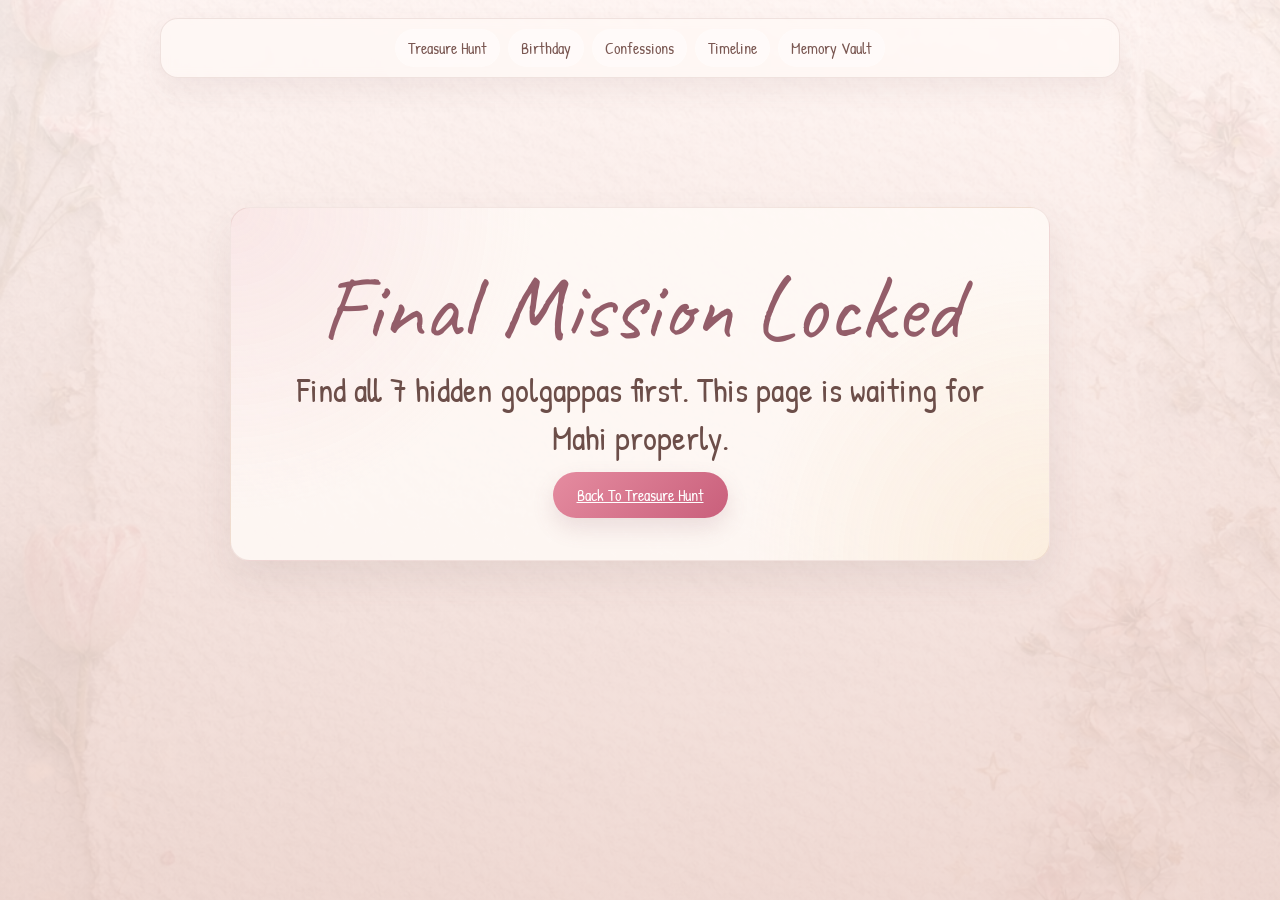
<file: final-mission/index.html>
<!DOCTYPE html>
<html lang="en">
<head>
  <meta charset="UTF-8">
  <meta name="viewport" content="width=device-width, initial-scale=1.0">
  <title>Final Mission</title>
  <link rel="preconnect" href="https://fonts.googleapis.com">
  <link rel="preconnect" href="https://fonts.gstatic.com" crossorigin>
  <link href="https://fonts.googleapis.com/css2?family=Caveat:wght@500;600;700&family=Patrick+Hand&display=swap" rel="stylesheet">
  <link rel="stylesheet" href="../shared/new-pages.css">
  <link rel="stylesheet" href="../shared/treasure-hunt.css">
  <style>
    .mission-screen {
      display: none;
      min-height: 62vh;
      place-items: center;
      text-align: center;
    }

    .mission-screen.active {
      display: grid;
      animation: softReveal .55s ease;
    }

    .mission-card {
      width: min(100%, 820px);
      margin: 18px auto 0;
      padding: clamp(24px, 5vw, 54px);
      border-radius: 20px;
      background:
        radial-gradient(circle at top left, rgba(231, 169, 180, 0.22), transparent 34%),
        radial-gradient(circle at bottom right, rgba(242, 209, 155, 0.24), transparent 34%),
        rgba(255, 250, 247, 0.82);
      border: 1px solid rgba(190, 139, 133, 0.18);
      box-shadow: 0 18px 38px rgba(112, 75, 75, 0.10);
    }

    .mission-title {
      font-family: "Caveat", cursive;
      font-size: clamp(46px, 8vw, 92px);
      color: #935d69;
      line-height: 1;
      margin: 0 0 12px;
    }

    .mission-copy {
      font-size: clamp(22px, 3vw, 34px);
      line-height: 1.42;
      color: #6c4e49;
    }

    .quiz-grid {
      display: grid;
      grid-template-columns: repeat(2, minmax(0, 1fr));
      gap: 10px;
      margin: 16px 0 22px;
      text-align: left;
    }

    .quiz-option {
      display: flex;
      gap: 10px;
      align-items: center;
      padding: 13px 14px;
      border-radius: 14px;
      background: rgba(255,255,255,0.66);
      border: 1px solid rgba(190, 139, 133, 0.15);
      font-size: clamp(18px, 2vw, 24px);
    }

    .quiz-option input {
      width: 19px;
      height: 19px;
      accent-color: #c95f7b;
    }

    .loading-lines {
      display: grid;
      gap: 8px;
      margin: 18px 0;
      font-size: clamp(25px, 4vw, 42px);
      font-family: "Caveat", cursive;
    }

    .progress-track {
      width: min(100%, 460px);
      height: 14px;
      margin: 18px auto 0;
      overflow: hidden;
      border-radius: 999px;
      background: rgba(255,255,255,0.68);
    }

    .progress-fill {
      height: 100%;
      width: 0;
      border-radius: inherit;
      background: linear-gradient(135deg, #e58ca0, #c95f7b);
      animation: loadFill 3s ease forwards;
    }

    @keyframes loadFill {
      to { width: 100%; }
    }

    .reveal-line {
      min-height: 1.35em;
      font-family: "Caveat", cursive;
      font-size: clamp(36px, 7vw, 78px);
      line-height: 1.08;
      color: #704f4a;
      opacity: 0;
      transform: translateY(10px);
    }

    .reveal-line.show {
      animation: softReveal .55s ease forwards;
    }

    .proposal-text {
      white-space: pre-line;
      font-family: "Caveat", cursive;
      font-size: clamp(30px, 5vw, 58px);
      line-height: 1.22;
      color: #6c4e49;
    }

    .proposal-question {
      display: none;
      margin-top: 20px;
      font-family: "Caveat", cursive;
      font-size: clamp(42px, 8vw, 88px);
      line-height: 1;
      color: #b05f77;
      animation: heartPulse .95s ease-in-out infinite alternate;
    }

    .proposal-question.show {
      display: block;
    }

    @keyframes heartPulse {
      to { transform: scale(1.035); }
    }

    .answer-buttons {
      position: relative;
      min-height: 92px;
      display: none;
      justify-content: center;
      align-items: center;
      gap: 12px;
      flex-wrap: wrap;
      margin-top: 18px;
    }

    .answer-buttons.show {
      display: flex;
    }

    .no-btn {
      position: relative;
    }

    .success-status {
      margin-top: 20px;
      padding: 16px;
      border-radius: 16px;
      background: rgba(255,255,255,0.62);
      font-size: clamp(22px, 3vw, 32px);
    }

    .secret-message {
      display: none;
      margin-top: 18px;
      font-family: "Caveat", cursive;
      font-size: clamp(30px, 5vw, 58px);
      line-height: 1.2;
      color: #935d69;
      white-space: pre-line;
    }

    .secret-message.show {
      display: block;
      animation: softReveal .7s ease;
    }

    .mission-confetti {
      position: fixed;
      top: -20px;
      z-index: 60000;
      pointer-events: none;
      animation: missionFall linear forwards;
    }

    @keyframes missionFall {
      to {
        transform: translateY(115vh) rotate(420deg);
        opacity: .92;
      }
    }

    @media (max-width: 680px) {
      .quiz-grid {
        grid-template-columns: 1fr;
      }
    }
  </style>
</head>
<body>
  <main class="love-page">
    <div class="love-wrap">
      <nav class="love-nav" aria-label="Mahi pages">
        <a href="../treasure-hunt/">Treasure Hunt</a>
        <a href="../index.html">Birthday</a>
        <a href="../things-i-never-said/">Confessions</a>
        <a href="../our-timeline/">Timeline</a>
        <a href="../memory-vault/">Memory Vault</a>
      </nav>

      <section class="mission-screen active" id="lockedScreen">
        <div class="mission-card">
          <div class="mission-title">Final Mission Locked</div>
          <div class="mission-copy">Find all 7 hidden golgappas first. This page is waiting for Mahi properly.</div>
          <br>
          <a class="soft-btn" href="../treasure-hunt/">Back To Treasure Hunt</a>
        </div>
      </section>

      <section class="mission-screen" id="introScreen">
        <div class="mission-card">
          <div class="mission-title">&#127942; Congratulations Mahi!</div>
          <div class="mission-copy">You found every clue.<br>One final challenge remains.</div>
          <br>
          <button class="soft-btn" id="beginMission">Begin Final Mission</button>
        </div>
      </section>

      <section class="mission-screen" id="quizScreen">
        <div class="mission-card">
          <div class="mission-title">Build Your Perfect Boy</div>
          <h2>What should he do?</h2>
          <div class="quiz-grid">
            <label class="quiz-option"><input type="checkbox"> Listen to your random stories</label>
            <label class="quiz-option"><input type="checkbox"> Appreciate every fit check</label>
            <label class="quiz-option"><input type="checkbox"> Remember important dates</label>
            <label class="quiz-option"><input type="checkbox"> Send cute messages</label>
            <label class="quiz-option"><input type="checkbox"> Love you endlessly</label>
          </div>
          <h2>Special Skills</h2>
          <div class="quiz-grid">
            <label class="quiz-option"><input type="checkbox"> Makes websites for you</label>
            <label class="quiz-option"><input type="checkbox"> Gets emotional over 7 June, 5:48 AM</label>
            <label class="quiz-option"><input type="checkbox"> Thinks you're cute when angry</label>
            <label class="quiz-option"><input type="checkbox"> Loves cheesecake and rasgulla gifts</label>
            <label class="quiz-option"><input type="checkbox"> Loves Mahi</label>
          </div>
          <button class="soft-btn" id="analyzeResults">Analyze Results</button>
        </div>
      </section>

      <section class="mission-screen" id="loadingScreen">
        <div class="mission-card">
          <div class="loading-lines">
            <span>Analyzing...</span>
            <span>Searching...</span>
            <span>Calculating...</span>
          </div>
          <div class="progress-track"><div class="progress-fill"></div></div>
        </div>
      </section>

      <section class="mission-screen" id="matchScreen">
        <div class="mission-card">
          <div class="mission-title">100% Match Found</div>
          <div class="mission-copy">Name:<br><strong>Satyam</strong><br><br>Status:<br>Completely in love with Mahi &#10084;</div>
          <br>
          <button class="soft-btn" id="continueReveal">Continue</button>
        </div>
      </section>

      <section class="mission-screen" id="revealScreen">
        <div class="mission-card">
          <div class="reveal-line" id="revealLine"></div>
        </div>
      </section>

      <section class="mission-screen" id="proposalScreen">
        <div class="mission-card">
          <div class="proposal-text">Mahi,

You became one of my favourite parts of every day.

You make ordinary days feel special.

You make me smile without trying.

You make me look forward to tomorrow.

And honestly...

I don't want this website to be the only memory we create together.</div>
          <div class="proposal-question" id="proposalQuestion">Will you officially be my girlfriend?</div>
          <div class="answer-buttons" id="answerButtons">
            <button class="soft-btn" id="yesBtn">YES &#10084;</button>
            <button class="soft-btn gold-btn no-btn" id="noBtn">NO</button>
          </div>
        </div>
      </section>

      <section class="mission-screen" id="successScreen">
        <div class="mission-card">
          <div class="mission-title">YAYYYYY &#10084;</div>
          <div class="mission-copy">Mission Successful</div>
          <div class="success-status">Objective Updated:<br>Take care of Mahi forever.</div>
          <div class="success-status" id="relationshipStatus"></div>
          <div class="secret-message" id="secretMessage">You know what's funny?

The treasure wasn't hidden in the website.

It was the girl searching for it. &#10084;</div>
        </div>
      </section>
    </div>
  </main>

  <script src="../shared/treasure-hunt.js"></script>
  <script>
    const screens = {
      locked: document.getElementById("lockedScreen"),
      intro: document.getElementById("introScreen"),
      quiz: document.getElementById("quizScreen"),
      loading: document.getElementById("loadingScreen"),
      match: document.getElementById("matchScreen"),
      reveal: document.getElementById("revealScreen"),
      proposal: document.getElementById("proposalScreen"),
      success: document.getElementById("successScreen")
    };

    const revealLines = [
      "Mahi...",
      "Every clue led here.",
      "Every page.",
      "Every memory.",
      "Every little surprise.",
      "Because there was something I wanted to ask you."
    ];

    function showScreen(name) {
      Object.values(screens).forEach((screen) => screen.classList.remove("active"));
      screens[name].classList.add("active");
      window.scrollTo({ top: 0, behavior: "smooth" });
    }

    function startIfUnlocked() {
      if (isTreasureComplete()) {
        showScreen("intro");
      } else {
        showScreen("locked");
      }
    }

    function runLoading() {
      showScreen("loading");
      setTimeout(() => showScreen("match"), 3100);
    }

    async function runReveal() {
      showScreen("reveal");
      const target = document.getElementById("revealLine");
      for (const line of revealLines) {
        target.classList.remove("show");
        await wait(260);
        target.textContent = line;
        target.classList.add("show");
        await wait(1150);
      }
      showScreen("proposal");
      setTimeout(() => {
        document.getElementById("proposalQuestion").classList.add("show");
        document.getElementById("answerButtons").classList.add("show");
      }, 900);
    }

    function wait(ms) {
      return new Promise((resolve) => setTimeout(resolve, ms));
    }

    function moveNoButton() {
      const button = document.getElementById("noBtn");
      button.textContent = "Nice try";
      button.style.position = "relative";
      button.style.left = `${Math.floor(Math.random() * 140) - 70}px`;
      button.style.top = `${Math.floor(Math.random() * 80) - 40}px`;
    }

    function launchMissionConfetti() {
      const items = ["&#10084;", "&#10048;", "&#10047;", "&#10024;", "&#9829;"];
      for (let i = 0; i < 70; i++) {
        const piece = document.createElement("div");
        piece.className = "mission-confetti";
        piece.innerHTML = items[Math.floor(Math.random() * items.length)];
        piece.style.left = Math.random() * 100 + "vw";
        piece.style.fontSize = 18 + Math.random() * 20 + "px";
        piece.style.animationDuration = 2.2 + Math.random() * 2.8 + "s";
        document.body.appendChild(piece);
        setTimeout(() => piece.remove(), 5600);
      }
    }

    function acceptProposal() {
      const acceptedAt = new Date();
      localStorage.setItem(ACCEPTANCE_KEY, JSON.stringify({
        accepted: true,
        date: acceptedAt.toLocaleDateString(),
        time: acceptedAt.toLocaleTimeString()
      }));

      launchMissionConfetti();
      showScreen("success");
      document.getElementById("relationshipStatus").innerHTML =
        `Relationship Status:<br>Mahi Said YES &#10084;<br><br>Date: ${acceptedAt.toLocaleDateString()}<br>Time: ${acceptedAt.toLocaleTimeString()}`;

      setTimeout(() => {
        document.getElementById("secretMessage").classList.add("show");
      }, 10000);
    }

    document.getElementById("beginMission").addEventListener("click", () => showScreen("quiz"));
    document.getElementById("analyzeResults").addEventListener("click", runLoading);
    document.getElementById("continueReveal").addEventListener("click", runReveal);
    document.getElementById("yesBtn").addEventListener("click", acceptProposal);
    document.getElementById("noBtn").addEventListener("mouseenter", moveNoButton);
    document.getElementById("noBtn").addEventListener("touchstart", (event) => {
      event.preventDefault();
      moveNoButton();
    }, { passive: false });
    document.getElementById("noBtn").addEventListener("click", moveNoButton);

    startIfUnlocked();
  </script>
</body>
</html>
</file>
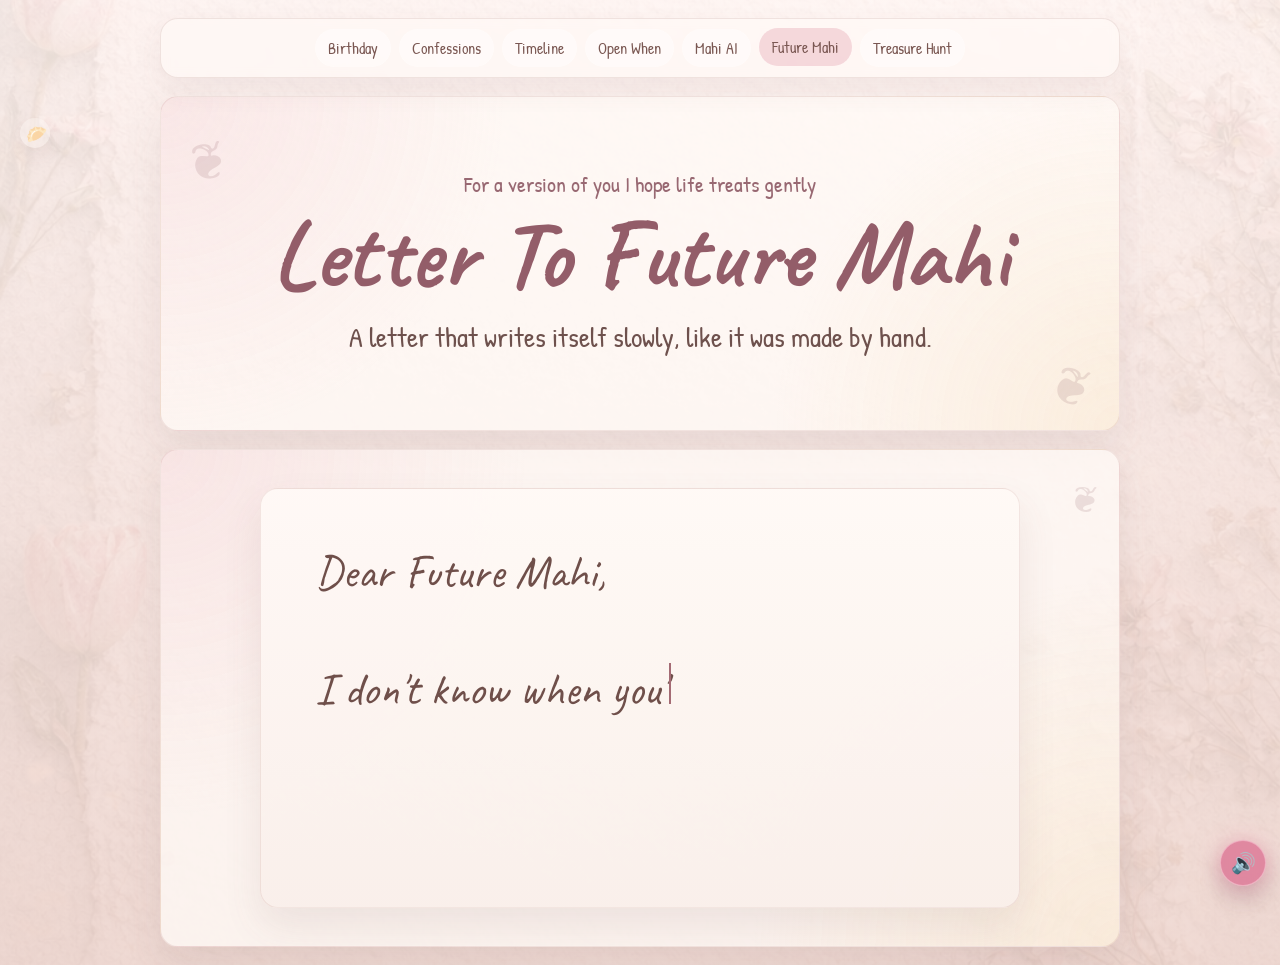
<file: future-mahi/index.html>
<!DOCTYPE html>
<html lang="en">
<head>
  <meta charset="UTF-8">
  <meta name="viewport" content="width=device-width, initial-scale=1.0">
  <title>Letter To Future Mahi</title>
  <link rel="preconnect" href="https://fonts.googleapis.com">
  <link rel="preconnect" href="https://fonts.gstatic.com" crossorigin>
  <link href="https://fonts.googleapis.com/css2?family=Caveat:wght@500;600;700&family=Patrick+Hand&display=swap" rel="stylesheet">
  <link rel="stylesheet" href="../shared/new-pages.css">
  <link rel="stylesheet" href="../shared/treasure-hunt.css">
</head>
<body>
  <main class="love-page">
    <div class="love-wrap">
      <nav class="love-nav" aria-label="Mahi pages">
        <a href="../index.html">Birthday</a>
        <a href="../things-i-never-said/">Confessions</a>
        <a href="../our-timeline/">Timeline</a>
        <a href="../open-when/">Open When</a>
        <a href="../mahi-ai/">Mahi AI</a>
        <a class="active" href="../future-mahi/">Future Mahi</a>
        <a href="../treasure-hunt/">Treasure Hunt</a>
      </nav>

      <section class="love-hero">
        <div>
          <p class="eyebrow">For a version of you I hope life treats gently</p>
          <h1>Letter To Future Mahi</h1>
          <p class="hero-copy">A letter that writes itself slowly, like it was made by hand.</p>
        </div>
      </section>

      <section class="love-card">
        <div class="future-letter" data-future-letter></div>
      </section>
    </div>
  </main>
  <button class="treasure-heart pos-future" data-treasure-heart="future-mahi" aria-label="Hidden golgappa">&#129375;</button>
  <script src="../shared/new-pages.js"></script>
  <script src="../shared/treasure-hunt.js"></script>
  <script src="../shared/music-manager.js"></script>
</body>
</html>
</file>
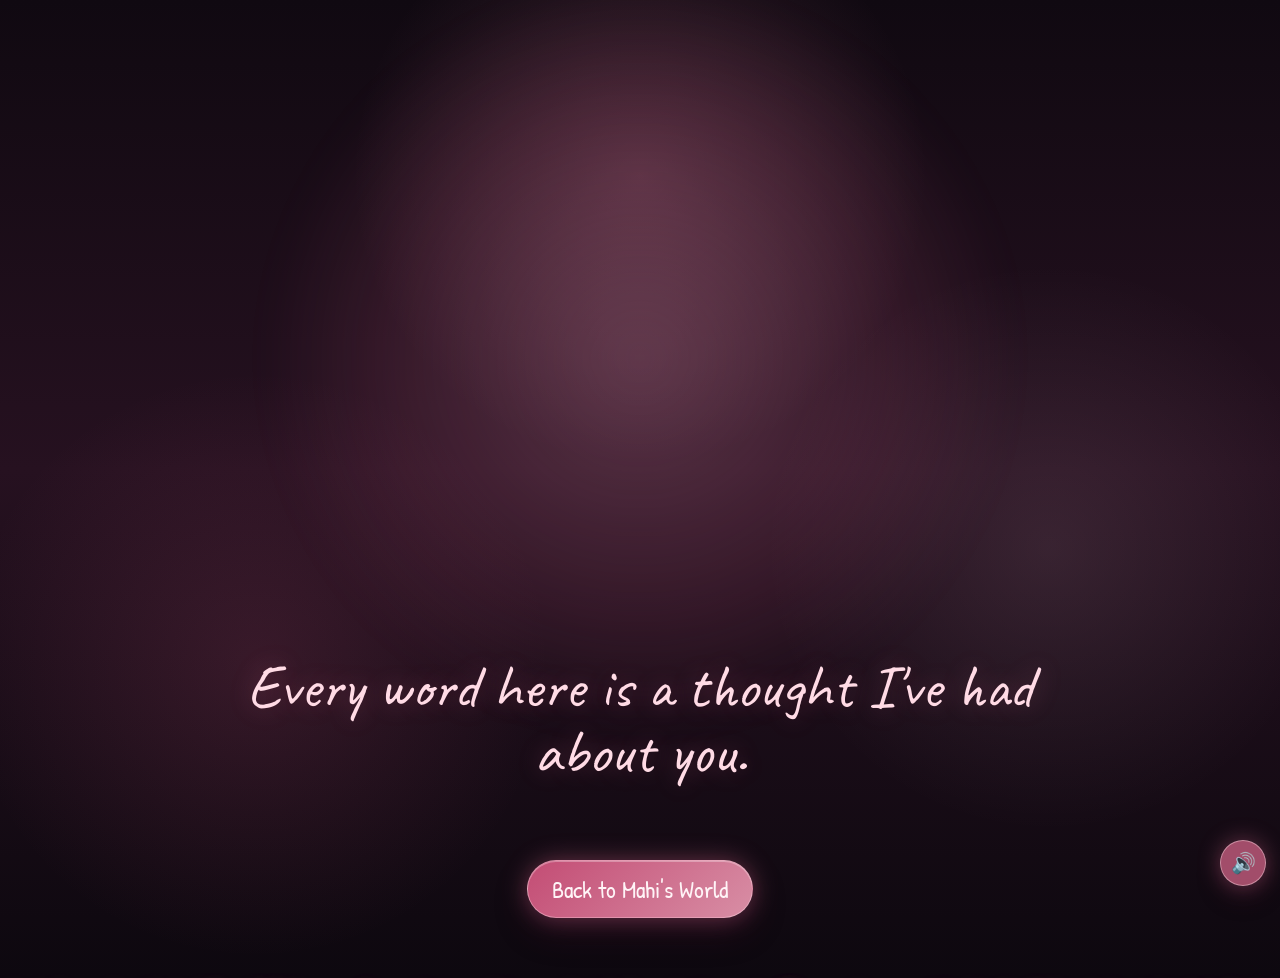
<file: love-heart/index.html>
<!DOCTYPE html>
<html lang="en">
<head>
  <meta charset="UTF-8">
  <meta name="viewport" content="width=device-width, initial-scale=1.0">
  <title>Love Heart For Mahi</title>
  <link rel="preconnect" href="https://fonts.googleapis.com">
  <link rel="preconnect" href="https://fonts.gstatic.com" crossorigin>
  <link href="https://fonts.googleapis.com/css2?family=Caveat:wght@600;700&family=Patrick+Hand&display=swap" rel="stylesheet">
  <style>
    * {
      box-sizing: border-box;
    }

    body {
      margin: 0;
      min-height: 100vh;
      overflow: hidden;
      color: #ffe8ef;
      font-family: "Patrick Hand", cursive;
      background:
        radial-gradient(circle at 50% 18%, rgba(255, 146, 181, 0.20), transparent 28%),
        radial-gradient(circle at 20% 68%, rgba(223, 96, 138, 0.14), transparent 24%),
        radial-gradient(circle at 82% 56%, rgba(255, 205, 223, 0.10), transparent 24%),
        linear-gradient(180deg, #100911 0%, #261120 48%, #0d080f 100%);
    }

    .page {
      position: relative;
      min-height: 100vh;
      display: grid;
      grid-template-rows: 1fr auto;
      padding: clamp(18px, 4vw, 42px);
      isolation: isolate;
    }

    .page::before {
      content: "";
      position: fixed;
      inset: auto 50% 18%;
      width: min(92vw, 760px);
      height: min(92vw, 760px);
      transform: translateX(-50%);
      border-radius: 50%;
      background: radial-gradient(circle, rgba(255, 163, 195, 0.24), rgba(255, 120, 166, 0.10) 46%, transparent 70%);
      filter: blur(18px);
      z-index: -1;
    }

    .heart-stage {
      position: relative;
      width: min(96vw, 980px);
      height: min(68vh, 650px);
      margin: auto;
    }

    .word {
      position: absolute;
      left: 50%;
      top: 50%;
      opacity: 0;
      color: rgba(255, 223, 232, 0.92);
      font-size: var(--size);
      white-space: nowrap;
      text-shadow:
        0 0 10px rgba(255, 134, 174, 0.70),
        0 0 22px rgba(255, 134, 174, 0.35);
      transform: translate(-50%, -50%) scale(.35);
      animation: formHeart var(--duration) ease-in-out infinite;
      animation-delay: var(--delay);
      will-change: transform, opacity;
    }

    .word.strong {
      color: #ffd3df;
      text-shadow:
        0 0 14px rgba(255, 170, 200, 0.92),
        0 0 34px rgba(255, 107, 156, 0.48);
    }

    .copy {
      position: relative;
      z-index: 4;
      max-width: 860px;
      margin: 0 auto;
      text-align: center;
      padding-bottom: clamp(8px, 2vw, 18px);
    }

    .line {
      margin: 0;
      color: #ffdbe5;
      font-family: "Caveat", cursive;
      font-size: clamp(31px, 5vw, 62px);
      line-height: 1.05;
      text-shadow: 0 0 24px rgba(255, 124, 164, 0.26);
    }

    .secret {
      margin: 10px 0 0;
      opacity: 0;
      color: rgba(255, 232, 238, 0.88);
      font-size: clamp(22px, 3vw, 34px);
      transform: translateY(12px);
      transition: opacity .85s ease, transform .85s ease;
    }

    .secret.show {
      opacity: 1;
      transform: translateY(0);
    }

    .back-button {
      display: inline-flex;
      align-items: center;
      justify-content: center;
      margin-top: 20px;
      padding: 12px 24px;
      border: 1px solid rgba(255, 218, 228, 0.42);
      border-radius: 999px;
      color: #fff4f7;
      text-decoration: none;
      background: linear-gradient(135deg, rgba(220, 86, 130, 0.88), rgba(255, 168, 194, 0.84));
      box-shadow:
        0 0 24px rgba(255, 127, 166, 0.34),
        0 14px 34px rgba(77, 20, 45, 0.26),
        inset 0 1px 0 rgba(255,255,255,0.30);
      font-size: clamp(18px, 2.2vw, 24px);
      transition: transform .22s ease, box-shadow .22s ease, filter .22s ease;
    }

    .back-button:hover {
      transform: translateY(-3px) scale(1.03);
      filter: brightness(1.06);
      box-shadow:
        0 0 34px rgba(255, 127, 166, 0.48),
        0 18px 38px rgba(77, 20, 45, 0.30),
        inset 0 1px 0 rgba(255,255,255,0.38);
    }

    .particle {
      position: fixed;
      left: var(--left);
      top: 110vh;
      width: var(--size);
      height: var(--size);
      border-radius: 50%;
      background: rgba(255, 192, 212, 0.76);
      box-shadow: 0 0 16px rgba(255, 151, 184, 0.70);
      animation: floatParticle var(--duration) linear infinite;
      animation-delay: var(--delay);
      pointer-events: none;
      z-index: 1;
    }

    @keyframes formHeart {
      0% {
        opacity: 0;
        transform: translate(var(--start-x), var(--start-y)) scale(.35) rotate(var(--start-rot));
      }
      18%, 68% {
        opacity: var(--opacity);
        transform: translate(var(--x), var(--y)) scale(1) rotate(var(--rot));
      }
      100% {
        opacity: 0;
        transform: translate(var(--end-x), var(--end-y)) scale(.45) rotate(var(--end-rot));
      }
    }

    @keyframes floatParticle {
      to {
        transform: translate3d(var(--drift), -125vh, 0);
        opacity: 0;
      }
    }

    @media (max-width: 768px) {
      body {
        overflow: hidden;
      }

      .page {
        min-height: 100svh;
        grid-template-rows: minmax(0, 1fr) auto;
        padding: 12px 14px 14px;
      }

      .heart-stage {
        width: min(92vw, 430px);
        height: clamp(300px, 50svh, 430px);
        margin: auto auto 14px;
      }

      .word {
        font-size: calc(var(--size) * .48);
      }

      .copy {
        max-width: 94vw;
        padding-bottom: 0;
      }

      .line {
        font-size: clamp(27px, 8.2vw, 38px);
        line-height: 1.02;
      }

      .secret {
        margin-top: 7px;
        font-size: clamp(18px, 5.2vw, 24px);
        line-height: 1.05;
      }

      .back-button {
        margin-top: 12px;
        padding: 10px 20px;
        font-size: clamp(17px, 5vw, 21px);
      }
    }

    @media (max-width: 768px) and (max-height: 700px) {
      .page {
        padding: 10px 12px 12px;
      }

      .heart-stage {
        height: clamp(250px, 44svh, 330px);
        margin-bottom: 10px;
      }

      .word {
        font-size: calc(var(--size) * .42);
      }

      .line {
        font-size: clamp(24px, 7.4vw, 33px);
      }

      .secret {
        font-size: clamp(17px, 4.8vw, 22px);
      }

      .back-button {
        margin-top: 9px;
        padding: 9px 18px;
      }
    }
  </style>
</head>
<body>
  <main class="page">
    <section class="heart-stage" id="heartStage" aria-label="Animated love words forming a heart"></section>

    <section class="copy" aria-live="polite">
      <p class="line">Every word here is a thought I've had about you.</p>
      <p class="secret" id="secretLine">And there are still more I haven't found words for &#10084;</p>
      <a class="back-button" href="../index.html">Back to Mahi's World</a>
    </section>
  </main>

  <script>
    const stage = document.getElementById("heartStage");
    const phrases = [
      "Mahi &#10084;",
      "I love you",
      "My favorite person",
      "Forever us",
      "Miss you",
      "Lucky to have you"
    ];

    const points = [];
    const totalWords = 230;

    for (let i = 0; i < totalWords; i++) {
      const t = (Math.PI * 2 * i) / totalWords;
      const x = 16 * Math.pow(Math.sin(t), 3);
      const y = 13 * Math.cos(t) - 5 * Math.cos(2 * t) - 2 * Math.cos(3 * t) - Math.cos(4 * t);
      points.push({ x, y });
    }

    points.sort(() => Math.random() - 0.5);

    points.forEach((point, index) => {
      const word = document.createElement("span");
      const phrase = phrases[Math.floor(Math.random() * phrases.length)];
      const size = 14 + Math.random() * 12;
      const scale = Math.min(stage.clientWidth, stage.clientHeight) / 36;
      const x = point.x * scale;
      const y = -point.y * scale;
      const startX = -stage.clientWidth / 2 + Math.random() * stage.clientWidth;
      const startY = -stage.clientHeight / 2 + Math.random() * stage.clientHeight;
      const endX = -stage.clientWidth / 2 + Math.random() * stage.clientWidth;
      const endY = -stage.clientHeight / 2 + Math.random() * stage.clientHeight;

      word.className = `word${index % 13 === 0 ? " strong" : ""}`;
      word.innerHTML = phrase;
      word.style.setProperty("--x", `${x}px`);
      word.style.setProperty("--y", `${y}px`);
      word.style.setProperty("--start-x", `${startX}px`);
      word.style.setProperty("--start-y", `${startY}px`);
      word.style.setProperty("--end-x", `${endX}px`);
      word.style.setProperty("--end-y", `${endY}px`);
      word.style.setProperty("--rot", `${-8 + Math.random() * 16}deg`);
      word.style.setProperty("--start-rot", `${-32 + Math.random() * 64}deg`);
      word.style.setProperty("--end-rot", `${-36 + Math.random() * 72}deg`);
      word.style.setProperty("--size", `${size}px`);
      word.style.setProperty("--opacity", `${0.62 + Math.random() * 0.35}`);
      word.style.setProperty("--duration", `${7 + Math.random() * 4}s`);
      word.style.setProperty("--delay", `${Math.random() * 2.5}s`);
      stage.appendChild(word);
    });

    for (let i = 0; i < 70; i++) {
      const particle = document.createElement("span");
      particle.className = "particle";
      particle.style.setProperty("--left", `${Math.random() * 100}vw`);
      particle.style.setProperty("--size", `${3 + Math.random() * 5}px`);
      particle.style.setProperty("--duration", `${8 + Math.random() * 9}s`);
      particle.style.setProperty("--delay", `${Math.random() * 10}s`);
      particle.style.setProperty("--drift", `${-36 + Math.random() * 72}px`);
      document.body.appendChild(particle);
    }

    setTimeout(() => {
      document.getElementById("secretLine").classList.add("show");
    }, 6000);
  </script>
  <script src="../shared/music-manager.js"></script>
</body>
</html>
</file>
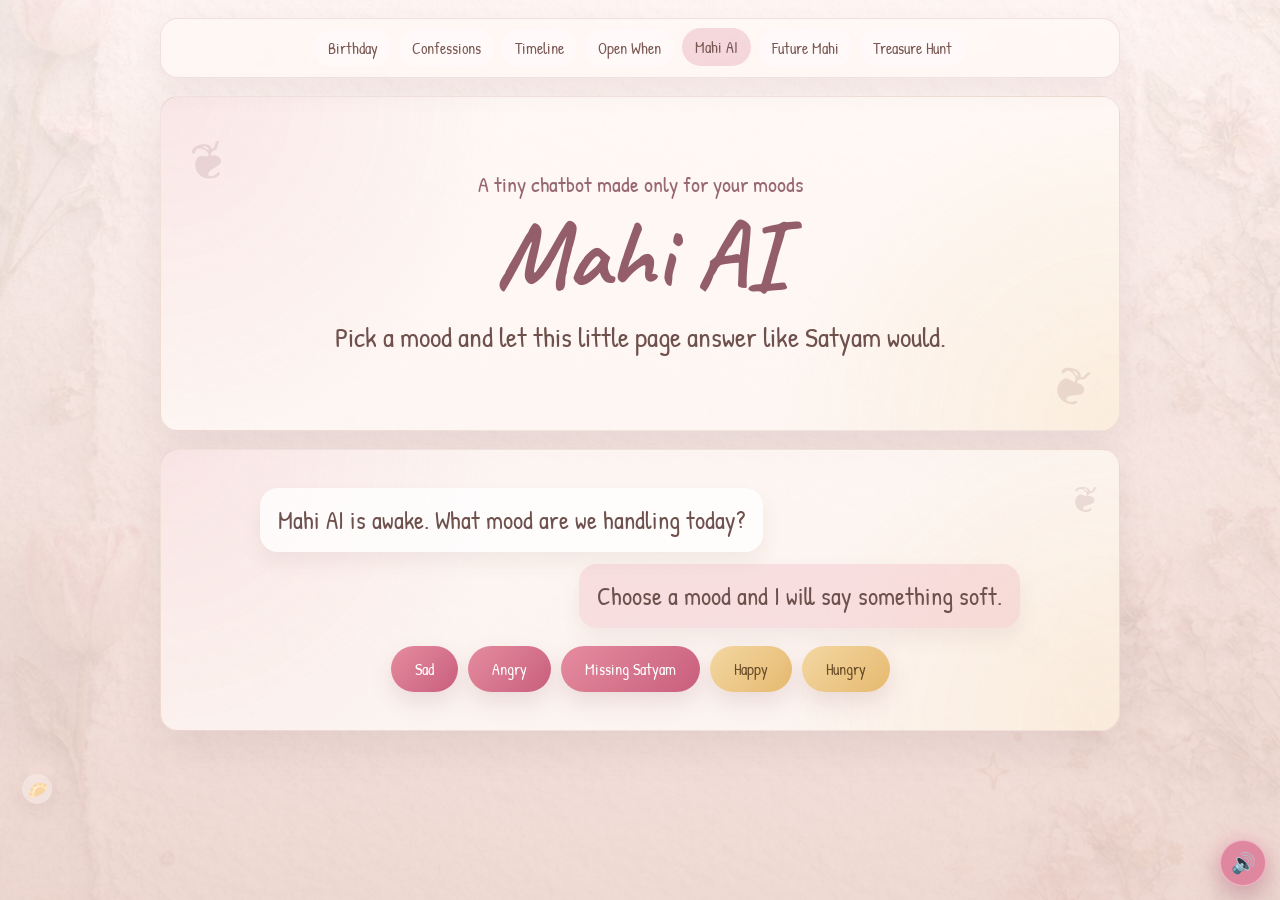
<file: mahi-ai/index.html>
<!DOCTYPE html>
<html lang="en">
<head>
  <meta charset="UTF-8">
  <meta name="viewport" content="width=device-width, initial-scale=1.0">
  <title>Mahi AI</title>
  <link rel="preconnect" href="https://fonts.googleapis.com">
  <link rel="preconnect" href="https://fonts.gstatic.com" crossorigin>
  <link href="https://fonts.googleapis.com/css2?family=Caveat:wght@500;600;700&family=Patrick+Hand&display=swap" rel="stylesheet">
  <link rel="stylesheet" href="../shared/new-pages.css">
  <link rel="stylesheet" href="../shared/treasure-hunt.css">
</head>
<body>
  <main class="love-page">
    <div class="love-wrap">
      <nav class="love-nav" aria-label="Mahi pages">
        <a href="../index.html">Birthday</a>
        <a href="../things-i-never-said/">Confessions</a>
        <a href="../our-timeline/">Timeline</a>
        <a href="../open-when/">Open When</a>
        <a class="active" href="../mahi-ai/">Mahi AI</a>
        <a href="../future-mahi/">Future Mahi</a>
        <a href="../treasure-hunt/">Treasure Hunt</a>
      </nav>

      <section class="love-hero">
        <div>
          <p class="eyebrow">A tiny chatbot made only for your moods</p>
          <h1>Mahi AI</h1>
          <p class="hero-copy">Pick a mood and let this little page answer like Satyam would.</p>
        </div>
      </section>

      <section class="love-card">
        <div class="chat-window">
          <div class="bubble mahi">Mahi AI is awake. What mood are we handling today?</div>
          <div class="bubble ai" data-ai-response>Choose a mood and I will say something soft.</div>
        </div>
        <div class="ai-moods">
          <button class="soft-btn" data-mood="sad">Sad</button>
          <button class="soft-btn" data-mood="angry">Angry</button>
          <button class="soft-btn" data-mood="missing">Missing Satyam</button>
          <button class="soft-btn gold-btn" data-mood="happy">Happy</button>
          <button class="soft-btn gold-btn" data-mood="hungry">Hungry</button>
        </div>
      </section>
    </div>
  </main>
  <button class="treasure-heart pos-ai" data-treasure-heart="mahi-ai" aria-label="Hidden golgappa">&#129375;</button>
  <script src="../shared/new-pages.js"></script>
  <script src="../shared/treasure-hunt.js"></script>
  <script src="../shared/music-manager.js"></script>
</body>
</html>
</file>
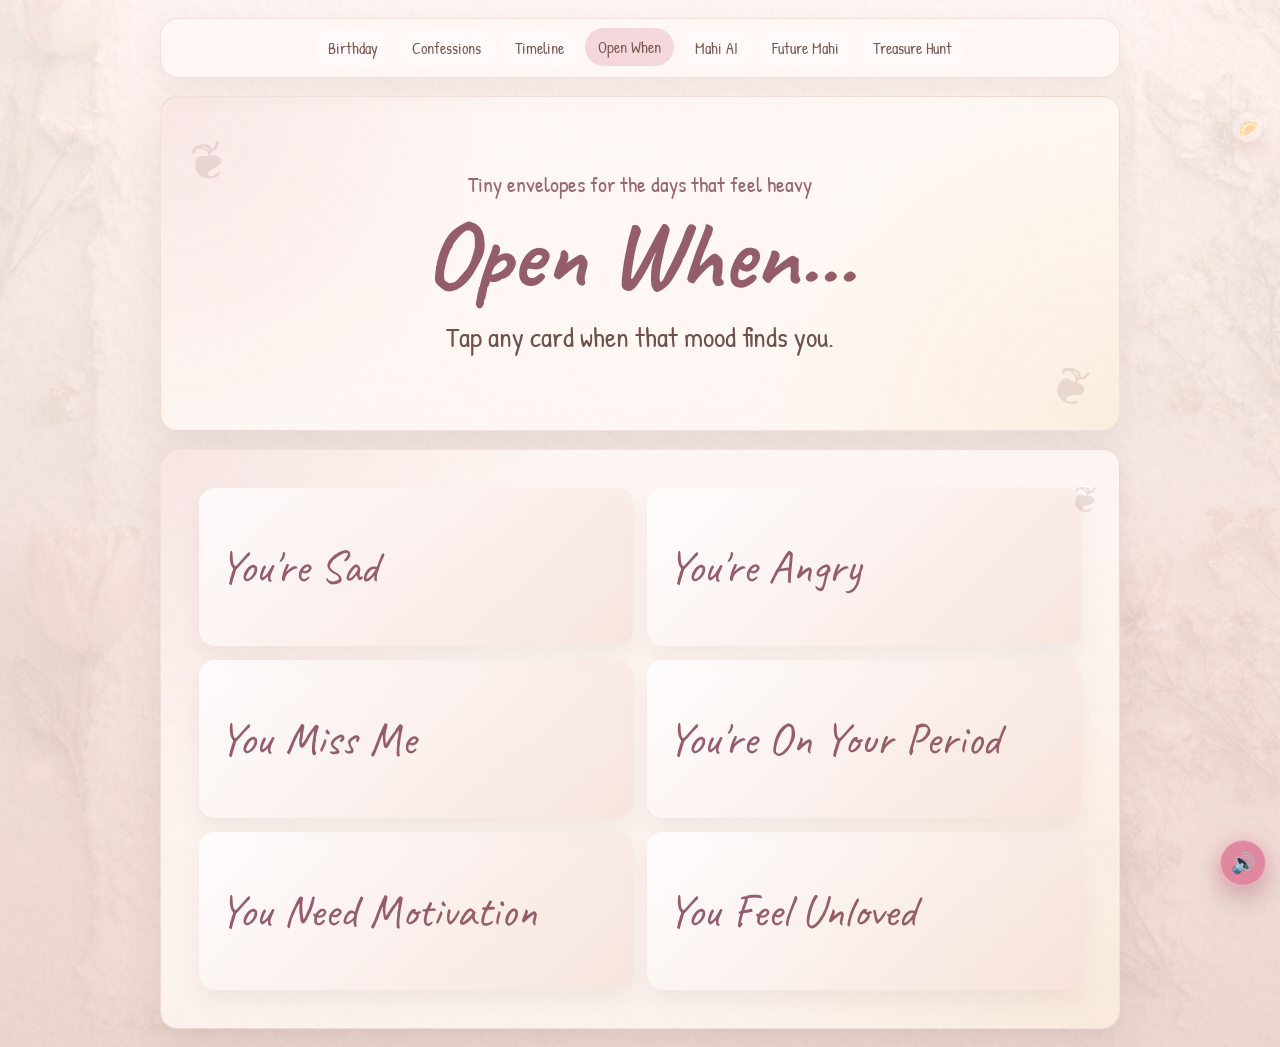
<file: open-when/index.html>
<!DOCTYPE html>
<html lang="en">
<head>
  <meta charset="UTF-8">
  <meta name="viewport" content="width=device-width, initial-scale=1.0">
  <title>Open When...</title>
  <link rel="preconnect" href="https://fonts.googleapis.com">
  <link rel="preconnect" href="https://fonts.gstatic.com" crossorigin>
  <link href="https://fonts.googleapis.com/css2?family=Caveat:wght@500;600;700&family=Patrick+Hand&display=swap" rel="stylesheet">
  <link rel="stylesheet" href="../shared/new-pages.css">
  <link rel="stylesheet" href="../shared/treasure-hunt.css">
</head>
<body>
  <main class="love-page">
    <div class="love-wrap">
      <nav class="love-nav" aria-label="Mahi pages">
        <a href="../index.html">Birthday</a>
        <a href="../things-i-never-said/">Confessions</a>
        <a href="../our-timeline/">Timeline</a>
        <a class="active" href="../open-when/">Open When</a>
        <a href="../mahi-ai/">Mahi AI</a>
        <a href="../future-mahi/">Future Mahi</a>
        <a href="../treasure-hunt/">Treasure Hunt</a>
      </nav>

      <section class="love-hero">
        <div>
          <p class="eyebrow">Tiny envelopes for the days that feel heavy</p>
          <h1>Open When...</h1>
          <p class="hero-copy">Tap any card when that mood finds you.</p>
        </div>
      </section>

      <section class="love-card">
        <div class="open-grid">
          <button class="open-card" data-open-when="sad">
            <div class="open-card-title">You're Sad</div>
            <div class="open-message"></div>
          </button>
          <button class="open-card" data-open-when="angry">
            <div class="open-card-title">You're Angry</div>
            <div class="open-message"></div>
          </button>
          <button class="open-card" data-open-when="miss">
            <div class="open-card-title">You Miss Me</div>
            <div class="open-message"></div>
          </button>
          <button class="open-card" data-open-when="period">
            <div class="open-card-title">You're On Your Period</div>
            <div class="open-message"></div>
          </button>
          <button class="open-card" data-open-when="motivation">
            <div class="open-card-title">You Need Motivation</div>
            <div class="open-message"></div>
          </button>
          <button class="open-card" data-open-when="unloved">
            <div class="open-card-title">You Feel Unloved</div>
            <div class="open-message"></div>
          </button>
        </div>
      </section>
    </div>
  </main>
  <button class="treasure-heart pos-open-when" data-treasure-heart="open-when" aria-label="Hidden golgappa">&#129375;</button>
  <script src="../shared/new-pages.js"></script>
  <script src="../shared/treasure-hunt.js"></script>
  <script src="../shared/music-manager.js"></script>
</body>
</html>
</file>
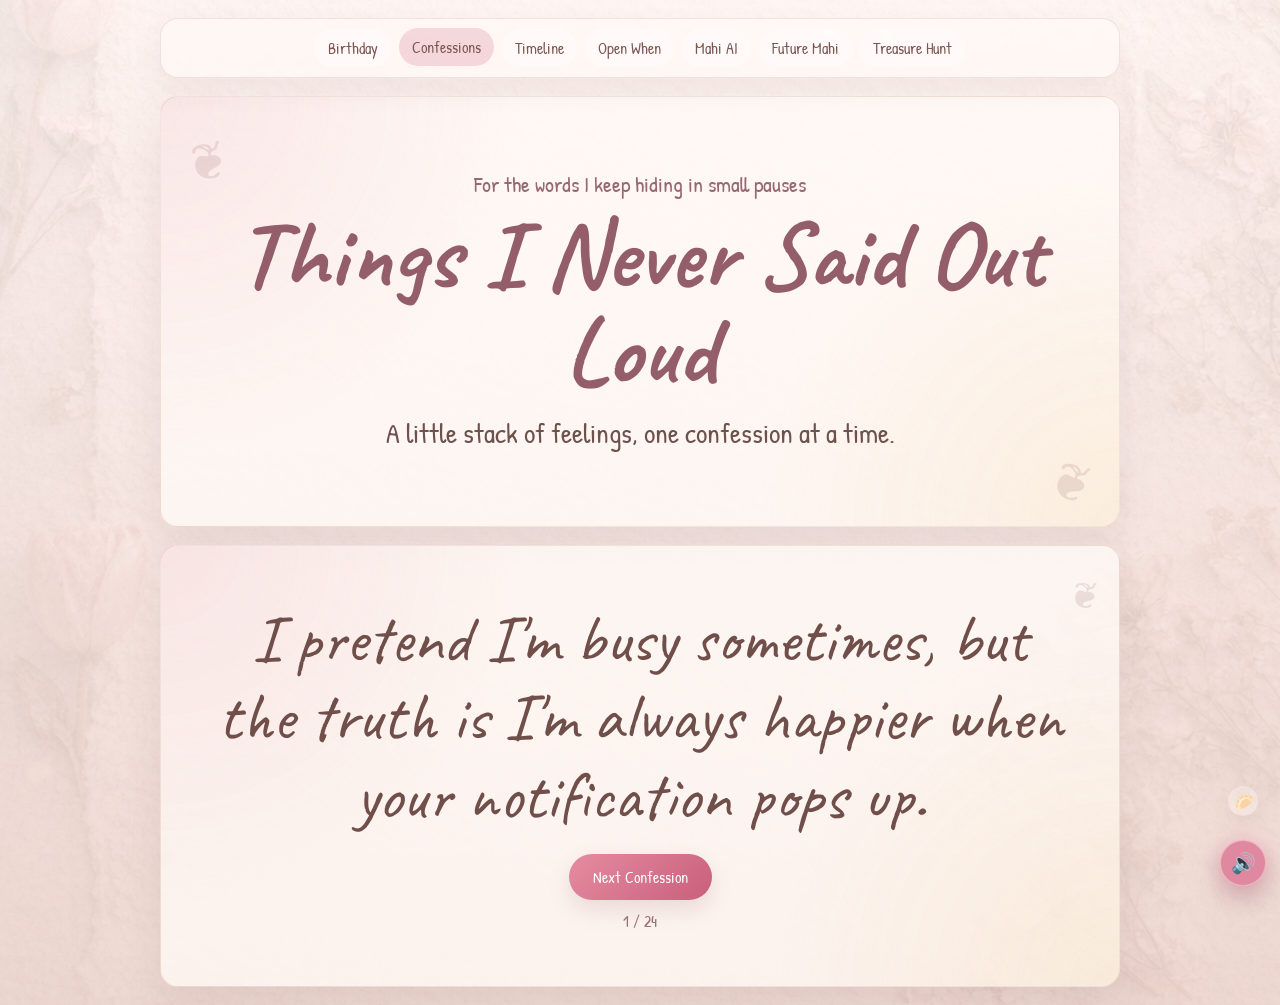
<file: things-i-never-said/index.html>
<!DOCTYPE html>
<html lang="en">
<head>
  <meta charset="UTF-8">
  <meta name="viewport" content="width=device-width, initial-scale=1.0">
  <title>Things I Never Said Out Loud</title>
  <link rel="preconnect" href="https://fonts.googleapis.com">
  <link rel="preconnect" href="https://fonts.gstatic.com" crossorigin>
  <link href="https://fonts.googleapis.com/css2?family=Caveat:wght@500;600;700&family=Patrick+Hand&display=swap" rel="stylesheet">
  <link rel="stylesheet" href="../shared/new-pages.css">
  <link rel="stylesheet" href="../shared/treasure-hunt.css">
</head>
<body>
  <main class="love-page">
    <div class="love-wrap">
      <nav class="love-nav" aria-label="Mahi pages">
        <a href="../index.html">Birthday</a>
        <a class="active" href="../things-i-never-said/">Confessions</a>
        <a href="../our-timeline/">Timeline</a>
        <a href="../open-when/">Open When</a>
        <a href="../mahi-ai/">Mahi AI</a>
        <a href="../future-mahi/">Future Mahi</a>
        <a href="../treasure-hunt/">Treasure Hunt</a>
      </nav>

      <section class="love-hero">
        <div>
          <p class="eyebrow">For the words I keep hiding in small pauses</p>
          <h1>Things I Never Said Out Loud</h1>
          <p class="hero-copy">A little stack of feelings, one confession at a time.</p>
        </div>
      </section>

      <section class="love-card confession-card">
        <div>
          <div class="confession-text" data-confession-text></div>
          <div class="confession-controls">
            <button class="soft-btn" data-next-confession>Next Confession</button>
          </div>
          <div class="counter" data-confession-count></div>
        </div>
      </section>
    </div>
  </main>
  <button class="treasure-heart pos-confessions" data-treasure-heart="confessions" aria-label="Hidden golgappa">&#129375;</button>
  <script src="../shared/new-pages.js"></script>
  <script src="../shared/treasure-hunt.js"></script>
  <script src="../shared/music-manager.js"></script>
</body>
</html>
</file>
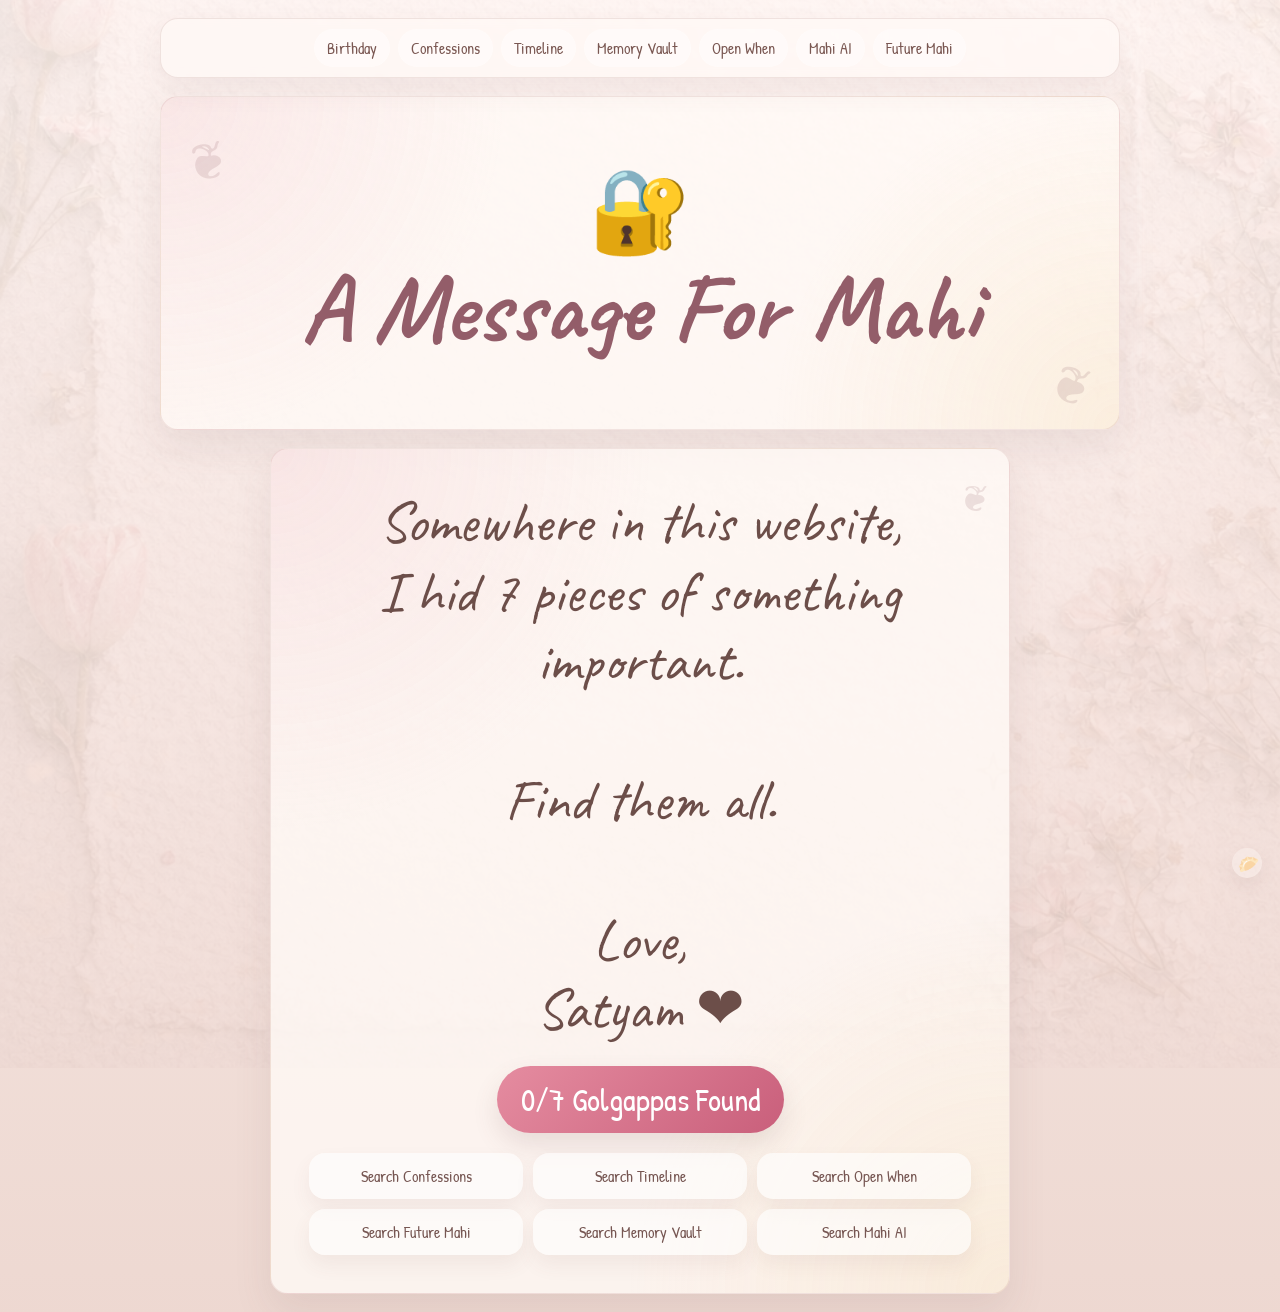
<file: treasure-hunt/index.html>
<!DOCTYPE html>
<html lang="en">
<head>
  <meta charset="UTF-8">
  <meta name="viewport" content="width=device-width, initial-scale=1.0">
  <title>The Mahi Treasure Hunt</title>
  <link rel="preconnect" href="https://fonts.googleapis.com">
  <link rel="preconnect" href="https://fonts.gstatic.com" crossorigin>
  <link href="https://fonts.googleapis.com/css2?family=Caveat:wght@500;600;700&family=Patrick+Hand&display=swap" rel="stylesheet">
  <link rel="stylesheet" href="../shared/new-pages.css">
  <link rel="stylesheet" href="../shared/treasure-hunt.css">
  <style>
    .hunt-panel {
      max-width: 740px;
      margin: 18px auto 0;
      text-align: center;
    }

    .hunt-lock {
      font-size: clamp(44px, 8vw, 82px);
      line-height: 1;
      margin-bottom: 10px;
    }

    .hunt-message {
      white-space: pre-line;
      font-family: "Caveat", cursive;
      font-size: clamp(30px, 5vw, 58px);
      line-height: 1.2;
      color: #6c4e49;
    }

    .hunt-progress {
      display: inline-flex;
      align-items: center;
      justify-content: center;
      margin-top: 22px;
      padding: 12px 24px;
      border-radius: 999px;
      color: #fff;
      background: linear-gradient(135deg, #e58ca0, #c95f7b);
      box-shadow: 0 12px 26px rgba(112, 75, 75, 0.14);
      font-size: clamp(22px, 3vw, 32px);
    }

    .hunt-links {
      display: grid;
      grid-template-columns: repeat(3, minmax(0, 1fr));
      gap: 10px;
      margin-top: 20px;
    }

    .hunt-links a {
      color: #765652;
      text-decoration: none;
      padding: 12px 14px;
      border-radius: 16px;
      background: rgba(255,255,255,0.62);
      box-shadow: 0 10px 20px rgba(112, 75, 75, 0.07);
      transition: transform .2s ease, background .2s ease;
    }

    .hunt-links a:hover {
      transform: translateY(-2px);
      background: rgba(226, 154, 169, 0.24);
    }

    .unlock-box {
      margin-top: 22px;
      animation: softReveal .55s ease;
    }

    @media (max-width: 680px) {
      .hunt-links {
        grid-template-columns: 1fr;
      }
    }
  </style>
</head>
<body>
  <main class="love-page">
    <div class="love-wrap">
      <nav class="love-nav" aria-label="Mahi pages">
        <a href="../index.html">Birthday</a>
        <a href="../things-i-never-said/">Confessions</a>
        <a href="../our-timeline/">Timeline</a>
        <a href="../memory-vault/">Memory Vault</a>
        <a href="../open-when/">Open When</a>
        <a href="../mahi-ai/">Mahi AI</a>
        <a href="../future-mahi/">Future Mahi</a>
      </nav>

      <section class="love-hero">
        <div>
          <div class="hunt-lock">&#128272;</div>
          <h1>A Message For Mahi</h1>
        </div>
      </section>

      <section class="love-card hunt-panel">
        <div class="hunt-message">Somewhere in this website,
I hid 7 pieces of something important.

Find them all.

Love,
Satyam &#10084;</div>

        <div class="hunt-progress" data-treasure-progress>0/7 Golgappas Found</div>

        <div class="hunt-links">
          <a href="../things-i-never-said/">Search Confessions</a>
          <a href="../our-timeline/">Search Timeline</a>
          <a href="../open-when/">Search Open When</a>
          <a href="../future-mahi/">Search Future Mahi</a>
          <a href="../memory-vault/">Search Memory Vault</a>
          <a href="../mahi-ai/">Search Mahi AI</a>
        </div>

        <div class="unlock-box" data-treasure-unlock hidden>
          <a class="soft-btn" href="../final-mission/">Unlock Final Mission</a>
        </div>
      </section>
    </div>
  </main>

  <button class="treasure-heart pos-secret" data-treasure-heart="secret-start" aria-label="Hidden golgappa">&#129375;</button>
  <script src="../shared/new-pages.js"></script>
  <script src="../shared/treasure-hunt.js"></script>
</body>
</html>
</file>
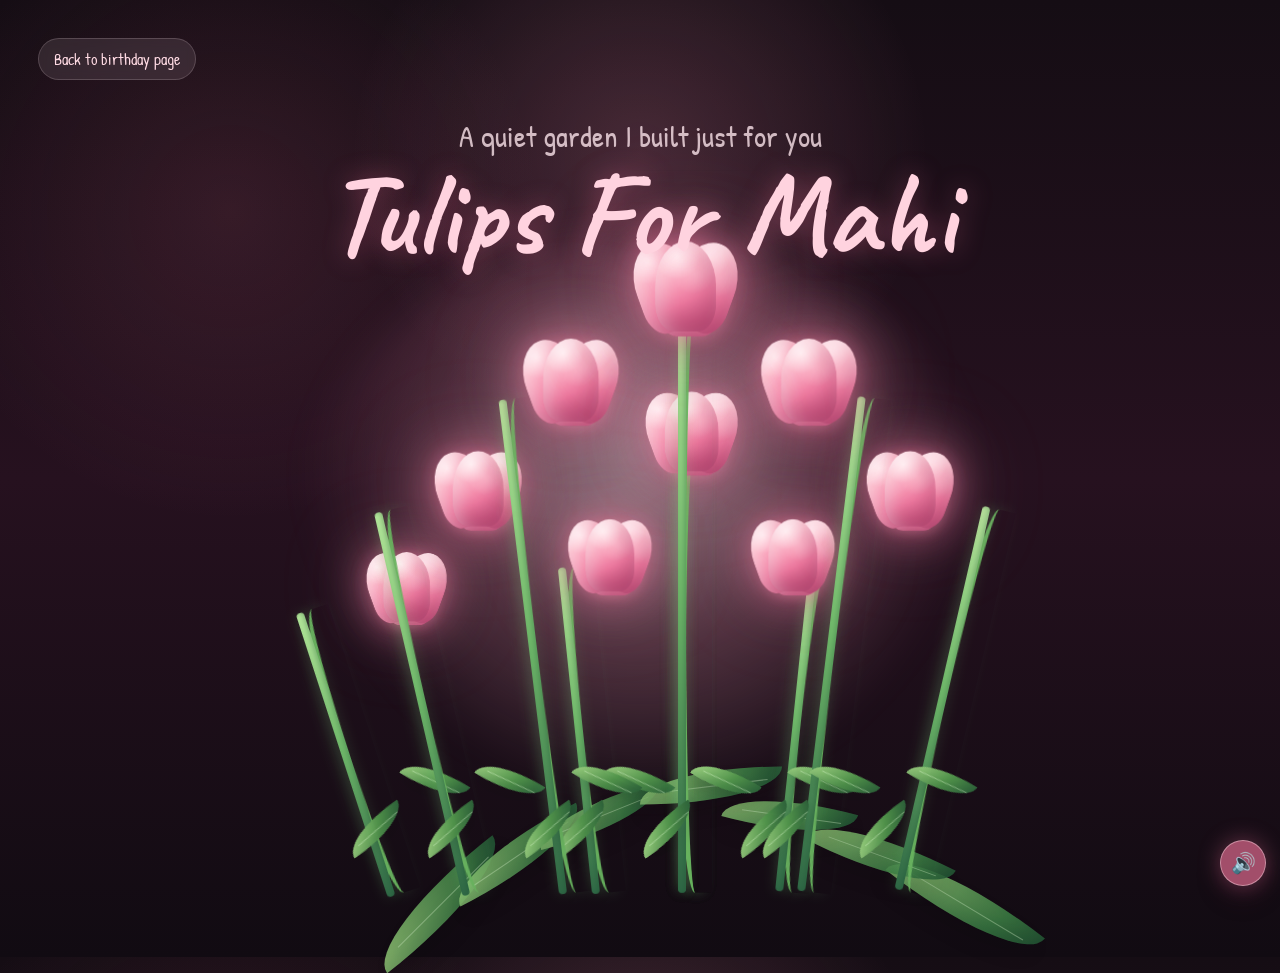
<file: tulips-for-mahi/index.html>
<!DOCTYPE html>
<html lang="en">
<head>
  <meta charset="UTF-8">
  <meta name="viewport" content="width=device-width, initial-scale=1.0">
  <title>Tulips For Mahi</title>
  <link rel="preconnect" href="https://fonts.googleapis.com">
  <link rel="preconnect" href="https://fonts.gstatic.com" crossorigin>
  <link href="https://fonts.googleapis.com/css2?family=Caveat:wght@500;600;700&family=Patrick+Hand&display=swap" rel="stylesheet">
  <style>
    * {
      box-sizing: border-box;
    }

    body {
      margin: 0;
      min-height: 100vh;
      overflow: hidden;
      color: #ffe8ee;
      font-family: "Patrick Hand", cursive;
      background:
        radial-gradient(circle at 50% 16%, rgba(255, 150, 180, 0.20), transparent 28%),
        radial-gradient(circle at 18% 22%, rgba(199, 95, 123, 0.15), transparent 24%),
        linear-gradient(180deg, #150d14 0%, #26111f 50%, #110b12 100%);
    }

    .tulip-page {
      position: relative;
      min-height: 100vh;
      display: grid;
      grid-template-rows: auto 1fr auto;
      padding: clamp(18px, 4vw, 38px);
      isolation: isolate;
    }

    .back-link {
      position: relative;
      z-index: 5;
      width: fit-content;
      color: #ffdbe4;
      text-decoration: none;
      padding: 9px 15px;
      border-radius: 999px;
      background: rgba(255, 232, 238, 0.10);
      border: 1px solid rgba(255, 232, 238, 0.18);
      backdrop-filter: blur(4px);
    }

    .intro {
      position: relative;
      z-index: 3;
      text-align: center;
      max-width: 720px;
      margin: 0 auto;
      align-self: start;
      padding-top: clamp(12px, 3vw, 36px);
    }

    .intro p {
      margin: 0;
      color: rgba(255, 232, 238, 0.78);
      font-size: clamp(20px, 2.8vw, 30px);
    }

    h1 {
      margin: 4px 0 0;
      font-family: "Caveat", cursive;
      font-size: clamp(54px, 11vw, 118px);
      line-height: 0.92;
      color: #ffd3df;
      text-shadow: 0 0 26px rgba(255, 121, 160, 0.34);
    }

    .garden {
      position: relative;
      z-index: 2;
      width: min(100%, 1120px);
      min-height: 58vh;
      margin: 0 auto;
      align-self: center;
    }

    .garden::before {
      content: "";
      position: absolute;
      left: 50%;
      top: 48%;
      width: min(82vw, 680px);
      height: min(62vw, 560px);
      transform: translate(-50%, -50%);
      border-radius: 50%;
      background:
        radial-gradient(circle at 50% 38%, rgba(255, 214, 228, 0.45), rgba(255, 146, 181, 0.18) 38%, transparent 70%),
        radial-gradient(circle, rgba(255, 244, 224, 0.13), transparent 66%);
      filter: blur(18px);
      pointer-events: none;
    }

    .bouquet {
      position: absolute;
      left: 50%;
      top: 50%;
      width: min(108vw, 1080px);
      height: min(76vh, 740px);
      transform: translate(-50%, -47%);
      transform-origin: 50% 100%;
      animation: bouquetBreathe 7s ease-in-out infinite;
    }

    .tulip {
      position: absolute;
      bottom: 0;
      width: 132px;
      height: var(--height);
      left: var(--x);
      transform-origin: 50% 100%;
      z-index: var(--z);
      animation: wind 5.2s ease-in-out infinite;
      animation-delay: var(--wind-delay);
    }

    .stem {
      position: absolute;
      left: 50%;
      bottom: 0;
      width: 34px;
      height: calc(var(--height) - 62px);
      border-left: 8px solid rgba(103, 176, 93, 0.96);
      border-radius: 50% 0 0 50%;
      background: transparent;
      transform: translateX(-50%) scaleY(0);
      transform-origin: bottom;
      animation: growStem 1.35s ease forwards;
      animation-delay: var(--delay);
      box-shadow: -7px 0 14px rgba(124, 211, 131, 0.12);
      transform: translateX(-50%) rotate(var(--stem-rot, 0deg)) scaleY(0);
    }

    .stem::after {
      content: "";
      position: absolute;
      left: -8px;
      top: 0;
      width: 8px;
      height: 100%;
      border-radius: 999px;
      background: linear-gradient(180deg, #b4e79b 0%, #6fb86a 48%, #2f6846 100%);
      box-shadow: inset -2px 0 4px rgba(29, 78, 45, 0.28), 0 0 14px rgba(132, 214, 128, 0.18);
    }

    .leaf {
      position: absolute;
      bottom: 70px;
      width: 68px;
      height: 25px;
      border-radius: 100% 0 100% 0;
      background:
        linear-gradient(115deg, rgba(180, 230, 145, 0.96), rgba(82, 149, 75, 0.98) 55%, rgba(37, 86, 54, 0.98));
      box-shadow: inset -8px -4px 12px rgba(21, 67, 43, 0.18), 0 8px 16px rgba(0,0,0,0.10);
      opacity: 0;
      animation: leafIn .8s ease forwards;
      animation-delay: calc(var(--delay) + .62s);
    }

    .leaf::after,
    .base-leaf::after {
      content: "";
      position: absolute;
      left: 14%;
      top: 50%;
      width: 76%;
      height: 1px;
      background: rgba(228, 255, 213, 0.36);
      transform: rotate(-7deg);
    }

    .leaf.left {
      left: -2px;
      transform-origin: right center;
      transform: rotate(-34deg) scale(.65);
    }

    .leaf.right {
      right: -4px;
      bottom: 118px;
      transform-origin: left center;
      transform: rotate(32deg) scale(.65);
    }

    .bloom {
      position: absolute;
      left: 50%;
      top: 0;
      width: 86px;
      height: 89px;
      transform: translateX(-50%) scale(0);
      transform-origin: center bottom;
      filter:
        drop-shadow(0 0 24px rgba(255, 143, 177, 0.56))
        drop-shadow(0 0 42px rgba(255, 182, 203, 0.18))
        drop-shadow(0 8px 12px rgba(73, 18, 46, 0.22));
      animation: bloomIn .92s cubic-bezier(.2, 1.4, .4, 1) forwards;
      animation-delay: calc(var(--delay) + 1.04s);
      scale: var(--scale, 1);
    }

    .petal {
      position: absolute;
      bottom: 0;
      width: 50px;
      height: 74px;
      border-radius: 80% 80% 48% 48%;
      background:
        radial-gradient(circle at 36% 17%, rgba(255,255,255,0.68), transparent 27%),
        radial-gradient(circle at 62% 34%, rgba(255, 196, 211, 0.58), transparent 31%),
        linear-gradient(155deg, #ffe2ea 0%, #ffc0cf 26%, #f17ca2 63%, #b94370 100%);
      box-shadow:
        inset 7px 6px 15px rgba(255,255,255,0.28),
        inset -8px -14px 20px rgba(116, 28, 65, 0.22),
        0 0 18px rgba(255, 143, 177, 0.24);
    }

    .petal.center {
      left: 18px;
      z-index: 3;
    }

    .petal.left {
      left: 2px;
      z-index: 2;
      transform: rotate(-20deg);
    }

    .petal.right {
      right: 2px;
      z-index: 2;
      transform: rotate(20deg);
    }

    .petal.back {
      left: 21px;
      z-index: 1;
      height: 70px;
      background:
        radial-gradient(circle at 44% 16%, rgba(255,255,255,0.56), transparent 28%),
        linear-gradient(180deg, #fff0f4 0%, #f5a4bc 58%, #c75680 100%);
      transform: translateY(4px);
    }

    .top-sparkle {
      position: absolute;
      left: 50%;
      top: 10px;
      width: 7px;
      height: 7px;
      border-radius: 50%;
      background: rgba(255, 244, 219, 0.92);
      box-shadow:
        -34px 10px 0 -2px rgba(255, 220, 232, 0.80),
        31px 18px 0 -2px rgba(255, 220, 232, 0.76),
        0 0 18px rgba(255, 225, 180, 0.84);
      opacity: 0;
      animation: sparkleNearTop 2.8s ease-in-out infinite;
      animation-delay: calc(var(--delay) + 1.4s);
      pointer-events: none;
    }

    .base-leaf {
      position: absolute;
      left: var(--x);
      bottom: var(--bottom);
      z-index: var(--z);
      width: var(--w);
      height: var(--h);
      border-radius: 100% 0 100% 0;
      background:
        linear-gradient(115deg, rgba(166, 219, 130, 0.90), rgba(60, 124, 67, 0.96) 68%, rgba(29, 72, 47, 0.96));
      box-shadow: inset -10px -5px 16px rgba(22, 70, 43, 0.20), 0 12px 22px rgba(0,0,0,0.13);
      transform: rotate(var(--rot));
      transform-origin: var(--origin);
      opacity: 0.92;
      animation: baseLeafSway 5.6s ease-in-out infinite;
      animation-delay: var(--delay);
      pointer-events: none;
    }

    .exit-petal {
      position: fixed;
      z-index: 12;
      left: var(--left);
      top: -36px;
      width: var(--size);
      height: calc(var(--size) * 1.36);
      border-radius: 72% 28% 72% 28%;
      background:
        radial-gradient(circle at 34% 22%, rgba(255,255,255,0.55), transparent 30%),
        linear-gradient(145deg, rgba(255, 212, 225, 0.95), rgba(233, 103, 148, 0.82));
      box-shadow: 0 0 18px rgba(255, 156, 189, 0.42);
      pointer-events: none;
      animation: exitPetalFall 1s ease-in forwards;
    }

    .message {
      position: absolute;
      left: 50%;
      top: -48px;
      width: max-content;
      max-width: min(70vw, 360px);
      transform: translateX(-50%) translateY(12px);
      opacity: 0;
      padding: 9px 14px;
      border-radius: 999px;
      color: #ffe8ee;
      background: rgba(255, 232, 238, 0.12);
      border: 1px solid rgba(255, 232, 238, 0.18);
      box-shadow: 0 12px 28px rgba(0,0,0,0.18);
      backdrop-filter: blur(5px);
      font-size: clamp(17px, 2vw, 24px);
      animation: floatMessage 3.2s ease forwards;
      animation-delay: calc(var(--delay) + 1.7s);
    }

    .final-note {
      position: relative;
      z-index: 4;
      max-width: 780px;
      min-height: 120px;
      margin: 0 auto 8px;
      text-align: center;
      font-family: "Caveat", cursive;
      font-size: clamp(31px, 6vw, 70px);
      line-height: 1.08;
      color: #ffd8e2;
      text-shadow: 0 0 30px rgba(255, 121, 160, 0.26);
    }

    .final-line {
      display: none;
      animation: softReveal .85s ease forwards;
    }

    .final-line.show {
      display: block;
    }

    .heart-open {
      display: none;
      align-items: center;
      justify-content: center;
      width: fit-content;
      margin: 20px auto 0;
      padding: 12px 24px;
      border: 1px solid rgba(255, 218, 228, 0.42);
      border-radius: 999px;
      color: #fff3f7;
      background: linear-gradient(135deg, rgba(231, 100, 145, 0.88), rgba(255, 169, 194, 0.82));
      box-shadow:
        0 0 22px rgba(255, 127, 166, 0.34),
        0 12px 30px rgba(75, 20, 45, 0.22),
        inset 0 1px 0 rgba(255,255,255,0.32);
      font: 700 clamp(18px, 2vw, 24px) "Patrick Hand", cursive;
      cursor: pointer;
      transition: transform .22s ease, box-shadow .22s ease, filter .22s ease;
      animation: softReveal .85s ease forwards, heartPulse 2.4s ease-in-out infinite;
    }

    #mahiLine.show ~ .heart-open {
      display: inline-flex;
    }

    .heart-open:hover {
      transform: translateY(-3px) scale(1.03);
      filter: brightness(1.05);
      animation-play-state: paused;
      box-shadow:
        0 0 34px rgba(255, 127, 166, 0.48),
        0 16px 34px rgba(75, 20, 45, 0.26),
        inset 0 1px 0 rgba(255,255,255,0.38);
    }

    .tulip-page {
      transition: opacity 1s ease, transform 1s ease, filter 1s ease;
    }

    body.heart-transition .tulip-page {
      opacity: 0;
      transform: scale(.985);
      filter: blur(5px);
    }

    .particle {
      position: fixed;
      z-index: 1;
      left: var(--left);
      top: 110vh;
      width: 5px;
      height: 5px;
      border-radius: 50%;
      background: rgba(255, 185, 205, 0.72);
      box-shadow: 0 0 14px rgba(255, 148, 180, 0.7);
      animation: particleFloat var(--duration) linear infinite;
      animation-delay: var(--delay);
    }

    .petal-fall {
      position: fixed;
      z-index: 1;
      left: var(--left);
      top: -32px;
      width: var(--size);
      height: calc(var(--size) * 1.35);
      border-radius: 72% 28% 72% 28%;
      background:
        radial-gradient(circle at 34% 24%, rgba(255,255,255,0.48), transparent 30%),
        linear-gradient(145deg, rgba(255, 205, 219, 0.88), rgba(231, 100, 145, 0.68));
      box-shadow: 0 0 14px rgba(255, 158, 188, 0.30);
      opacity: 0.76;
      animation: petalFall var(--duration) linear infinite;
      animation-delay: var(--delay);
      pointer-events: none;
    }

    @keyframes growStem {
      to { transform: translateX(-50%) rotate(var(--stem-rot, 0deg)) scaleY(1); }
    }

    @keyframes leafIn {
      to {
        opacity: 1;
        transform: rotate(var(--leaf-rotate, -28deg)) scale(1);
      }
    }

    @keyframes bloomIn {
      0% { transform: translateX(-50%) scale(0) rotate(-6deg); opacity: 0; }
      70% { transform: translateX(-50%) scale(1.08) rotate(3deg); opacity: 1; }
      100% { transform: translateX(-50%) scale(1) rotate(0); opacity: 1; }
    }

    @keyframes floatMessage {
      0% { opacity: 0; transform: translateX(-50%) translateY(12px); }
      18%, 75% { opacity: 1; transform: translateX(-50%) translateY(0); }
      100% { opacity: 0; transform: translateX(-50%) translateY(-20px); }
    }

    @keyframes wind {
      0%, 100% { transform: rotate(-1.2deg); }
      50% { transform: rotate(1.45deg); }
    }

    @keyframes bouquetBreathe {
      0%, 100% { transform: translate(-50%, -47%) rotate(-.35deg); }
      50% { transform: translate(-50%, -47%) rotate(.35deg); }
    }

    @keyframes particleFloat {
      to {
        transform: translate3d(28px, -125vh, 0);
        opacity: 0;
      }
    }

    @keyframes baseLeafSway {
      0%, 100% { transform: rotate(var(--rot)) translateY(0); }
      50% { transform: rotate(calc(var(--rot) + 2.4deg)) translateY(-2px); }
    }

    @keyframes sparkleNearTop {
      0%, 100% { opacity: 0; transform: translateX(-50%) scale(.72) rotate(0deg); }
      38%, 62% { opacity: .95; transform: translateX(-50%) scale(1.08) rotate(18deg); }
    }

    @keyframes heartPulse {
      0%, 100% { box-shadow: 0 0 22px rgba(255, 127, 166, 0.34), 0 12px 30px rgba(75, 20, 45, 0.22), inset 0 1px 0 rgba(255,255,255,0.32); }
      50% { box-shadow: 0 0 34px rgba(255, 127, 166, 0.46), 0 14px 32px rgba(75, 20, 45, 0.24), inset 0 1px 0 rgba(255,255,255,0.36); }
    }

    @keyframes petalFall {
      0% { transform: translate3d(0, 0, 0) rotate(0deg); opacity: 0; }
      10% { opacity: 0.76; }
      100% { transform: translate3d(var(--drift), 112vh, 0) rotate(320deg); opacity: 0; }
    }

    @keyframes exitPetalFall {
      0% { transform: translate3d(0, 0, 0) rotate(0deg) scale(.8); opacity: 0; }
      12% { opacity: .95; }
      100% { transform: translate3d(var(--drift), 112vh, 0) rotate(360deg) scale(1.08); opacity: 0; }
    }

    @keyframes softReveal {
      from { opacity: 0; transform: translateY(14px); }
      to { opacity: 1; transform: translateY(0); }
    }

    @media (max-width: 768px) {
      body {
        overflow-y: auto;
      }

      .tulip-page {
        min-height: 100svh;
        grid-template-rows: auto minmax(330px, 1fr) auto;
        padding: 12px 14px 16px;
      }

      .intro {
        padding-top: 8px;
        margin-bottom: 18px;
      }

      .intro p {
        font-size: clamp(18px, 5.2vw, 23px);
        line-height: 1.05;
      }

      h1 {
        font-size: clamp(48px, 15vw, 68px);
        line-height: .95;
      }

      .garden {
        width: 100%;
        min-height: clamp(330px, 46svh, 420px);
        align-self: center;
        overflow: visible;
      }

      .garden::before {
        width: min(92vw, 380px);
        height: min(92vw, 380px);
        top: 50%;
      }

      .bouquet {
        width: 760px;
        height: 710px;
        top: 52%;
        animation: bouquetBreatheMobile 7s ease-in-out infinite;
      }

      .tulip {
        width: 104px;
      }

      .message {
        max-width: 76vw;
        white-space: normal;
        font-size: clamp(15px, 4.2vw, 18px);
      }

      .final-note {
        min-height: 92px;
        font-size: clamp(28px, 8.4vw, 40px);
        line-height: 1.02;
        margin-bottom: 0;
      }

      .heart-open {
        margin-top: 12px;
        padding: 10px 20px;
        font-size: clamp(17px, 5vw, 21px);
      }

      @keyframes bouquetBreatheMobile {
        0%, 100% { transform: translate(-50%, -49%) scale(.48) rotate(-.35deg); }
        50% { transform: translate(-50%, -49%) scale(.48) rotate(.35deg); }
      }
    }

    @media (max-width: 768px) and (max-height: 700px) {
      .intro {
        margin-bottom: 8px;
      }

      h1 {
        font-size: clamp(42px, 13vw, 58px);
      }

      .garden {
        min-height: 285px;
      }

      .final-note {
        min-height: 76px;
        font-size: clamp(25px, 7.2vw, 34px);
      }

      .heart-open {
        margin-top: 8px;
      }

      @keyframes bouquetBreatheMobile {
        0%, 100% { transform: translate(-50%, -49%) scale(.40) rotate(-.35deg); }
        50% { transform: translate(-50%, -49%) scale(.40) rotate(.35deg); }
      }
    }
  </style>
</head>
<body>
  <main class="tulip-page">
    <a class="back-link" href="../index.html">Back to birthday page</a>

    <section class="intro">
      <p>A quiet garden I built just for you</p>
      <h1>Tulips For Mahi</h1>
    </section>

    <section class="garden" aria-label="Animated cluster of nine pink tulips">
      <div class="bouquet" id="bouquet"></div>
    </section>

    <section class="final-note" aria-live="polite">
      <div class="final-line" id="lastingLine">Some people give flowers.<br>I wanted to build something that lasts longer.</div>
      <div class="final-line" id="mahiLine">These tulips are for you, Mahi &#127799;</div>
      <button class="heart-open" id="heartOpenButton" type="button">&#10084; Open My Heart</button>
    </section>
  </main>

  <script>
    const messages = [
      "You make ordinary days special.",
      "Thank you for choosing me.",
      "You are my favorite notification.",
      "You make distance feel smaller.",
      "I'm lucky to have you.",
      "Every tulip reminds me of you.",
      "Forever grateful for you &#10084;"
    ];

    const bouquet = document.getElementById("bouquet");
    const baseLeaves = [
      { x: "22%", bottom: "18px", w: "168px", h: "44px", rot: "-38deg", z: 4, origin: "right center", delay: "-.7s" },
      { x: "31%", bottom: "52px", w: "150px", h: "40px", rot: "-27deg", z: 6, origin: "right center", delay: "-1.6s" },
      { x: "40%", bottom: "76px", w: "132px", h: "36px", rot: "-15deg", z: 8, origin: "right center", delay: "-2.4s" },
      { x: "50%", bottom: "88px", w: "142px", h: "38px", rot: "0deg", z: 9, origin: "center center", delay: "-1.1s" },
      { x: "58%", bottom: "76px", w: "132px", h: "36px", rot: "15deg", z: 8, origin: "left center", delay: "-2.0s" },
      { x: "66%", bottom: "52px", w: "150px", h: "40px", rot: "27deg", z: 6, origin: "left center", delay: "-1.4s" },
      { x: "74%", bottom: "18px", w: "168px", h: "44px", rot: "38deg", z: 4, origin: "left center", delay: "-2.8s" }
    ];

    baseLeaves.forEach((leaf) => {
      const el = document.createElement("span");
      el.className = "base-leaf";
      el.style.setProperty("--x", leaf.x);
      el.style.setProperty("--bottom", leaf.bottom);
      el.style.setProperty("--w", leaf.w);
      el.style.setProperty("--h", leaf.h);
      el.style.setProperty("--rot", leaf.rot);
      el.style.setProperty("--z", leaf.z);
      el.style.setProperty("--origin", leaf.origin);
      el.style.setProperty("--delay", leaf.delay);
      bouquet.appendChild(el);
    });

    const positions = [
      { x: "49%", height: "650px", delay: 0.2, z: 22, scale: 1.22, rot: "0deg" },
      { x: "38%", height: "560px", delay: 1.05, z: 19, scale: 1.12, rot: "-7deg" },
      { x: "60%", height: "560px", delay: 1.9, z: 19, scale: 1.12, rot: "7deg" },
      { x: "29%", height: "455px", delay: 2.75, z: 15, scale: 1.02, rot: "-13deg" },
      { x: "49%", height: "510px", delay: 3.6, z: 20, scale: 1.08, rot: "0deg" },
      { x: "69%", height: "455px", delay: 4.45, z: 15, scale: 1.02, rot: "13deg" },
      { x: "22%", height: "360px", delay: 5.3, z: 12, scale: .94, rot: "-18deg" },
      { x: "41%", height: "390px", delay: 6.15, z: 14, scale: .98, rot: "-6deg" },
      { x: "58%", height: "390px", delay: 7.0, z: 14, scale: .98, rot: "6deg" }
    ];

    positions.forEach((item, index) => {
      const tulip = document.createElement("div");
      tulip.className = "tulip";
      tulip.style.setProperty("--x", item.x);
      tulip.style.setProperty("--height", item.height);
      tulip.style.setProperty("--delay", `${item.delay}s`);
      tulip.style.setProperty("--wind-delay", `${index * -.45}s`);
      tulip.style.setProperty("--z", item.z);
      tulip.style.setProperty("--scale", item.scale);
      tulip.style.setProperty("--stem-rot", item.rot);
      const message = messages[index] ? `<div class="message">${messages[index]}</div>` : "";
      tulip.innerHTML = `
        <div class="stem"></div>
        <div class="leaf left" style="--leaf-rotate:-34deg"></div>
        <div class="leaf right" style="--leaf-rotate:32deg"></div>
        <div class="bloom">
          <div class="petal back"></div>
          <div class="petal left"></div>
          <div class="petal right"></div>
          <div class="petal center"></div>
        </div>
        <div class="top-sparkle"></div>
        ${message}
      `;
      bouquet.appendChild(tulip);
    });

    for (let i = 0; i < 38; i++) {
      const particle = document.createElement("span");
      particle.className = "particle";
      particle.style.setProperty("--left", `${Math.random() * 100}vw`);
      particle.style.setProperty("--duration", `${8 + Math.random() * 8}s`);
      particle.style.setProperty("--delay", `${Math.random() * 9}s`);
      document.body.appendChild(particle);
    }

    for (let i = 0; i < 22; i++) {
      const petal = document.createElement("span");
      petal.className = "petal-fall";
      petal.style.setProperty("--left", `${Math.random() * 100}vw`);
      petal.style.setProperty("--size", `${8 + Math.random() * 8}px`);
      petal.style.setProperty("--duration", `${9 + Math.random() * 8}s`);
      petal.style.setProperty("--delay", `${Math.random() * 10}s`);
      petal.style.setProperty("--drift", `${-40 + Math.random() * 80}px`);
      document.body.appendChild(petal);
    }

    setTimeout(() => {
      document.getElementById("lastingLine").classList.add("show");
    }, 12200);

    setTimeout(() => {
      document.getElementById("lastingLine").classList.remove("show");
      document.getElementById("mahiLine").classList.add("show");
    }, 15200);

    document.getElementById("heartOpenButton").addEventListener("click", () => {
      if (document.body.classList.contains("heart-transition")) return;
      document.body.classList.add("heart-transition");

      for (let i = 0; i < 46; i++) {
        const petal = document.createElement("span");
        petal.className = "exit-petal";
        petal.style.setProperty("--left", `${Math.random() * 100}vw`);
        petal.style.setProperty("--size", `${9 + Math.random() * 10}px`);
        petal.style.setProperty("--drift", `${-90 + Math.random() * 180}px`);
        document.body.appendChild(petal);
      }

      setTimeout(() => {
        window.location.href = "../love-heart/index.html";
      }, 1000);
    });
  </script>
  <script src="../shared/music-manager.js"></script>
</body>
</html>
</file>
<file: shared/new-pages.css>
* {
  box-sizing: border-box;
}

html {
  scroll-behavior: smooth;
}

body {
  margin: 0;
  min-height: 100vh;
  background: #ead9d2;
  color: #6e514d;
  font-family: "Patrick Hand", cursive;
}

button,
textarea,
input {
  font: inherit;
}

.love-page {
  min-height: 100vh;
  background:
    linear-gradient(rgba(255, 247, 244, 0.84), rgba(238, 216, 209, 0.88)),
    url("../back2.png") center / cover fixed no-repeat;
  padding: 18px;
}

.love-wrap {
  width: min(100%, 960px);
  margin: 0 auto;
}

.love-nav {
  position: sticky;
  top: 10px;
  z-index: 20;
  display: flex;
  gap: 8px;
  align-items: center;
  justify-content: center;
  flex-wrap: wrap;
  padding: 10px;
  margin-bottom: 18px;
  border-radius: 18px;
  background: rgba(255, 250, 247, 0.68);
  border: 1px solid rgba(173, 126, 121, 0.18);
  box-shadow: 0 12px 28px rgba(111, 76, 73, 0.08);
  backdrop-filter: blur(4px);
}

.love-nav a {
  color: #7a5752;
  text-decoration: none;
  padding: 8px 13px;
  border-radius: 999px;
  background: rgba(255,255,255,0.48);
  transition: transform .2s ease, background .2s ease;
}

.love-nav a:hover,
.love-nav a.active {
  transform: translateY(-1px);
  background: rgba(226, 154, 169, 0.34);
}

.love-hero,
.love-card {
  position: relative;
  overflow: hidden;
  border-radius: 18px;
  background:
    radial-gradient(circle at top left, rgba(231, 169, 180, 0.22), transparent 34%),
    radial-gradient(circle at bottom right, rgba(242, 209, 155, 0.24), transparent 34%),
    rgba(255, 250, 247, 0.78);
  border: 1px solid rgba(190, 139, 133, 0.18);
  box-shadow: 0 18px 38px rgba(112, 75, 75, 0.10);
}

.love-hero {
  min-height: 220px;
  display: grid;
  place-items: center;
  text-align: center;
  padding: clamp(34px, 6vw, 72px) clamp(18px, 5vw, 64px);
}

.love-hero::before,
.love-hero::after,
.love-card::before {
  content: "\2766";
  position: absolute;
  color: rgba(151, 99, 109, 0.17);
  font-size: 74px;
  line-height: 1;
  pointer-events: none;
}

.love-hero::before {
  left: 24px;
  top: 18px;
  transform: rotate(-14deg);
}

.love-hero::after {
  right: 28px;
  bottom: 16px;
  transform: rotate(12deg);
}

.love-card::before {
  right: 22px;
  top: 16px;
  font-size: 54px;
}

.eyebrow {
  margin: 0 0 8px;
  font-size: clamp(17px, 2vw, 22px);
  color: #986872;
}

h1,
h2 {
  margin: 0;
  font-family: "Caveat", cursive;
  color: #935d69;
  line-height: 1;
}

h1 {
  font-size: clamp(48px, 9vw, 96px);
}

h2 {
  font-size: clamp(34px, 5vw, 58px);
}

.hero-copy {
  max-width: 660px;
  margin: 14px auto 0;
  font-size: clamp(20px, 2.4vw, 28px);
  line-height: 1.45;
}

.love-card {
  margin-top: 18px;
  padding: clamp(20px, 4vw, 38px);
}

.soft-btn {
  border: 0;
  border-radius: 999px;
  padding: 12px 24px;
  color: #fff;
  background: linear-gradient(135deg, #e58ca0, #c95f7b);
  box-shadow: 0 10px 22px rgba(145, 86, 98, 0.16);
  cursor: pointer;
  transition: transform .2s ease, box-shadow .2s ease;
}

.soft-btn:hover {
  transform: translateY(-2px);
  box-shadow: 0 13px 26px rgba(145, 86, 98, 0.18);
}

.gold-btn {
  color: #684b27;
  background: linear-gradient(135deg, #f3d7a2, #e6b96f);
}

.confession-card {
  min-height: 260px;
  display: grid;
  place-items: center;
  text-align: center;
  padding: clamp(24px, 5vw, 54px);
}

.confession-text {
  font-family: "Caveat", cursive;
  font-size: clamp(34px, 5.5vw, 68px);
  line-height: 1.16;
  color: #704f4a;
  opacity: 0;
  transform: translateY(14px);
}

.confession-text.show {
  animation: softReveal .65s ease forwards;
}

.confession-controls,
.ai-moods {
  display: flex;
  justify-content: center;
  gap: 10px;
  flex-wrap: wrap;
  margin-top: 18px;
}

.counter {
  margin-top: 10px;
  text-align: center;
  color: #9b7370;
}

.timeline {
  position: relative;
  margin: 10px auto 0;
  max-width: 760px;
  padding-left: 22px;
}

.timeline::before {
  content: "";
  position: absolute;
  left: 21px;
  top: 18px;
  bottom: 18px;
  width: 2px;
  background: linear-gradient(#e4a1b0, #e8bf7e);
}

.timeline-item {
  position: relative;
  margin: 0 0 18px;
  padding-left: 30px;
  opacity: 0;
  transform: translateY(18px);
  animation: softReveal .75s ease forwards;
}

.timeline-item:nth-child(2) { animation-delay: .12s; }
.timeline-item:nth-child(3) { animation-delay: .24s; }
.timeline-item:nth-child(4) { animation-delay: .36s; }
.timeline-item:nth-child(5) { animation-delay: .48s; }
.timeline-item:nth-child(6) { animation-delay: .60s; }
.timeline-item:nth-child(7) { animation-delay: .72s; }

.timeline-dot {
  position: absolute;
  left: -7px;
  top: 9px;
  width: 16px;
  height: 16px;
  border-radius: 50%;
  background: #d9768d;
  box-shadow: 0 0 0 7px rgba(217, 118, 141, 0.15);
}

.timeline-box {
  padding: 18px;
  border-radius: 14px;
  background: rgba(255,255,255,0.66);
  border: 1px solid rgba(190, 139, 133, 0.16);
}

.timeline-title {
  font-family: "Caveat", cursive;
  font-size: clamp(28px, 4vw, 42px);
  color: #965f6b;
}

.timeline-copy {
  font-size: clamp(18px, 2vw, 23px);
  line-height: 1.45;
  margin-top: 4px;
}

.open-grid {
  display: grid;
  grid-template-columns: repeat(2, minmax(0, 1fr));
  gap: 14px;
}

.open-card {
  min-height: 158px;
  border: 0;
  border-radius: 16px;
  padding: 20px;
  text-align: left;
  color: #6e514d;
  background:
    linear-gradient(135deg, rgba(255,255,255,0.78), rgba(246, 224, 218, 0.78));
  box-shadow: 0 12px 22px rgba(112, 75, 75, 0.08);
  cursor: pointer;
  transition: transform .22s ease, box-shadow .22s ease;
}

.open-card:hover {
  transform: translateY(-4px) rotate(-.5deg);
  box-shadow: 0 16px 28px rgba(112, 75, 75, 0.12);
}

.open-card-title {
  font-family: "Caveat", cursive;
  font-size: clamp(30px, 4vw, 46px);
  color: #945d69;
  line-height: 1;
}

.open-message {
  display: none;
  margin-top: 12px;
  font-size: clamp(19px, 2.2vw, 26px);
  line-height: 1.45;
}

.open-card.open .open-message {
  display: block;
  animation: softReveal .45s ease;
}

.chat-window {
  max-width: 760px;
  margin: 0 auto;
  display: grid;
  gap: 12px;
}

.bubble {
  max-width: 82%;
  padding: 14px 18px;
  border-radius: 18px;
  font-size: clamp(19px, 2.2vw, 25px);
  line-height: 1.45;
  box-shadow: 0 10px 20px rgba(112, 75, 75, 0.08);
}

.bubble.mahi {
  justify-self: start;
  background: rgba(255,255,255,0.78);
}

.bubble.ai {
  justify-self: end;
  background: rgba(229, 140, 160, 0.22);
}

.heart-float {
  position: fixed;
  top: 100vh;
  pointer-events: none;
  animation: floatHeart 2.4s ease-out forwards;
  color: #c95f7b;
  z-index: 50;
}

.future-letter {
  max-width: 760px;
  margin: 0 auto;
  min-height: 420px;
  padding: clamp(24px, 5vw, 54px);
  border-radius: 18px;
  background:
    linear-gradient(rgba(255,249,246,0.92), rgba(249,239,234,0.92));
  border: 1px solid rgba(190, 139, 133, 0.18);
  box-shadow: 0 18px 38px rgba(112, 75, 75, 0.10);
  font-family: "Caveat", cursive;
  font-size: clamp(27px, 4vw, 46px);
  line-height: 1.28;
  color: #6f4f4a;
  white-space: pre-line;
}

.typing-caret::after {
  content: "";
  display: inline-block;
  width: 2px;
  height: .9em;
  margin-left: 4px;
  background: #a46b74;
  animation: caretBlink .72s step-end infinite;
}

@keyframes softReveal {
  to {
    opacity: 1;
    transform: translateY(0);
  }
}

@keyframes caretBlink {
  50% { opacity: 0; }
}

@keyframes floatHeart {
  to {
    transform: translateY(-120vh) rotate(18deg);
    opacity: 0;
  }
}

@media (max-width: 680px) {
  .love-page {
    padding: 10px;
    background-attachment: scroll;
  }

  .love-nav {
    position: relative;
    top: 0;
    justify-content: flex-start;
    overflow-x: auto;
    flex-wrap: nowrap;
  }

  .love-nav a {
    white-space: nowrap;
  }

  .love-hero {
    min-height: 190px;
    padding: 34px 16px;
  }

  .open-grid {
    grid-template-columns: 1fr;
  }

  .bubble {
    max-width: 94%;
  }

  .future-letter {
    min-height: 360px;
  }
}
</file>
<file: shared/treasure-hunt.css>
.treasure-heart {
  position: fixed;
  z-index: 30000;
  width: 30px;
  height: 30px;
  border: 0;
  border-radius: 50%;
  color: rgba(151, 99, 109, 0.76);
  background: rgba(255, 250, 247, 0.34);
  box-shadow: 0 8px 18px rgba(112, 75, 75, 0.08);
  cursor: pointer;
  font-size: 17px;
  line-height: 30px;
  transition: transform .2s ease, opacity .2s ease, background .2s ease;
}

.treasure-heart:hover {
  transform: scale(1.12) rotate(-8deg);
  background: rgba(229, 140, 160, 0.20);
}

.treasure-heart.found {
  opacity: .42;
  pointer-events: none;
}

.treasure-heart.pos-confessions { right: 22px; bottom: 84px; }
.treasure-heart.pos-timeline { left: 24px; bottom: 82px; }
.treasure-heart.pos-open-when { right: 18px; top: 112px; }
.treasure-heart.pos-future { left: 20px; top: 118px; }
.treasure-heart.pos-vault { right: 28px; bottom: 104px; }
.treasure-heart.pos-ai { left: 22px; bottom: 96px; }
.treasure-heart.pos-secret { right: 18px; bottom: 22px; }

.treasure-toast {
  position: fixed;
  left: 50%;
  bottom: 28px;
  z-index: 50000;
  transform: translateX(-50%) translateY(20px);
  opacity: 0;
  padding: 12px 20px;
  border-radius: 999px;
  color: #fff;
  background: linear-gradient(135deg, #e58ca0, #c95f7b);
  box-shadow: 0 12px 26px rgba(112, 75, 75, 0.20);
  font-family: "Patrick Hand", cursive;
  font-size: 20px;
  pointer-events: none;
  transition: opacity .25s ease, transform .25s ease;
}

.treasure-toast.show {
  opacity: 1;
  transform: translateX(-50%) translateY(0);
}

@media (max-width: 680px) {
  .treasure-heart {
    width: 28px;
    height: 28px;
    font-size: 16px;
    line-height: 28px;
  }

  .treasure-heart.pos-confessions,
  .treasure-heart.pos-timeline,
  .treasure-heart.pos-vault,
  .treasure-heart.pos-ai {
    bottom: 72px;
  }
}
</file>
